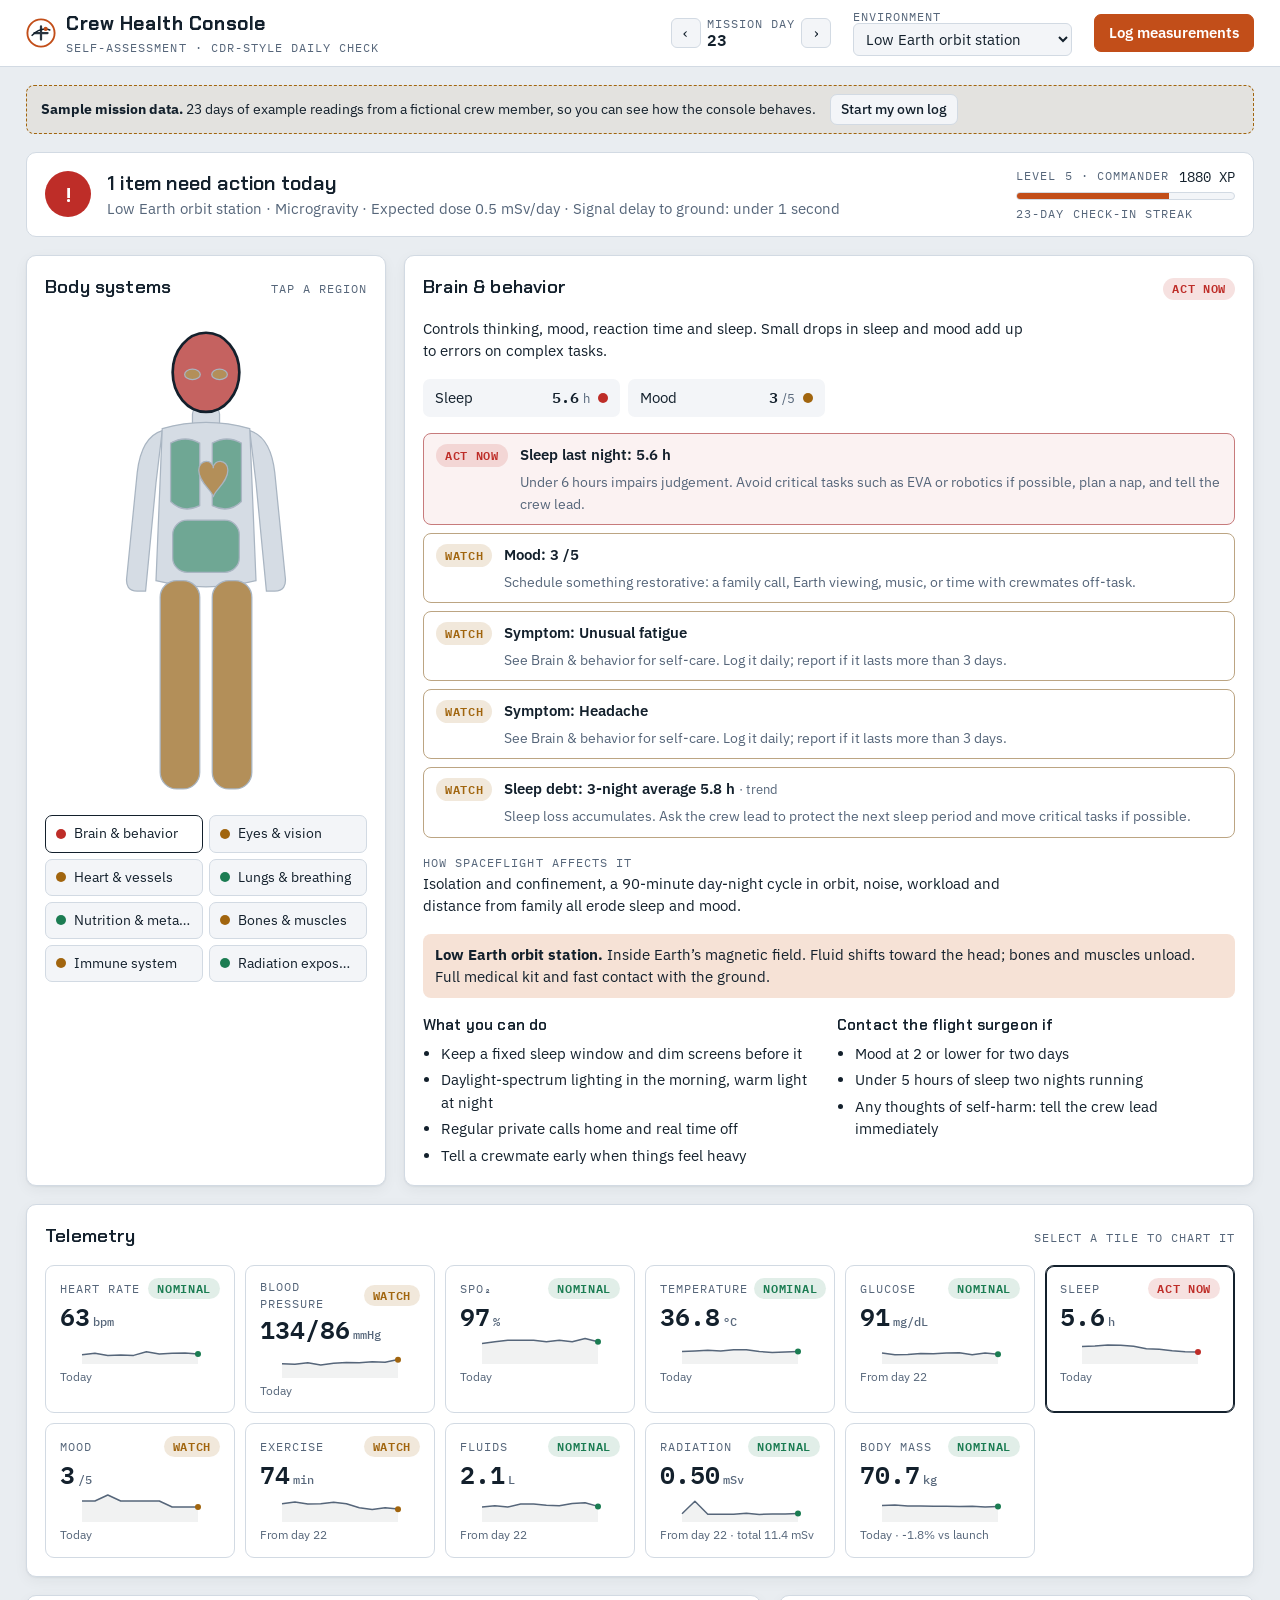
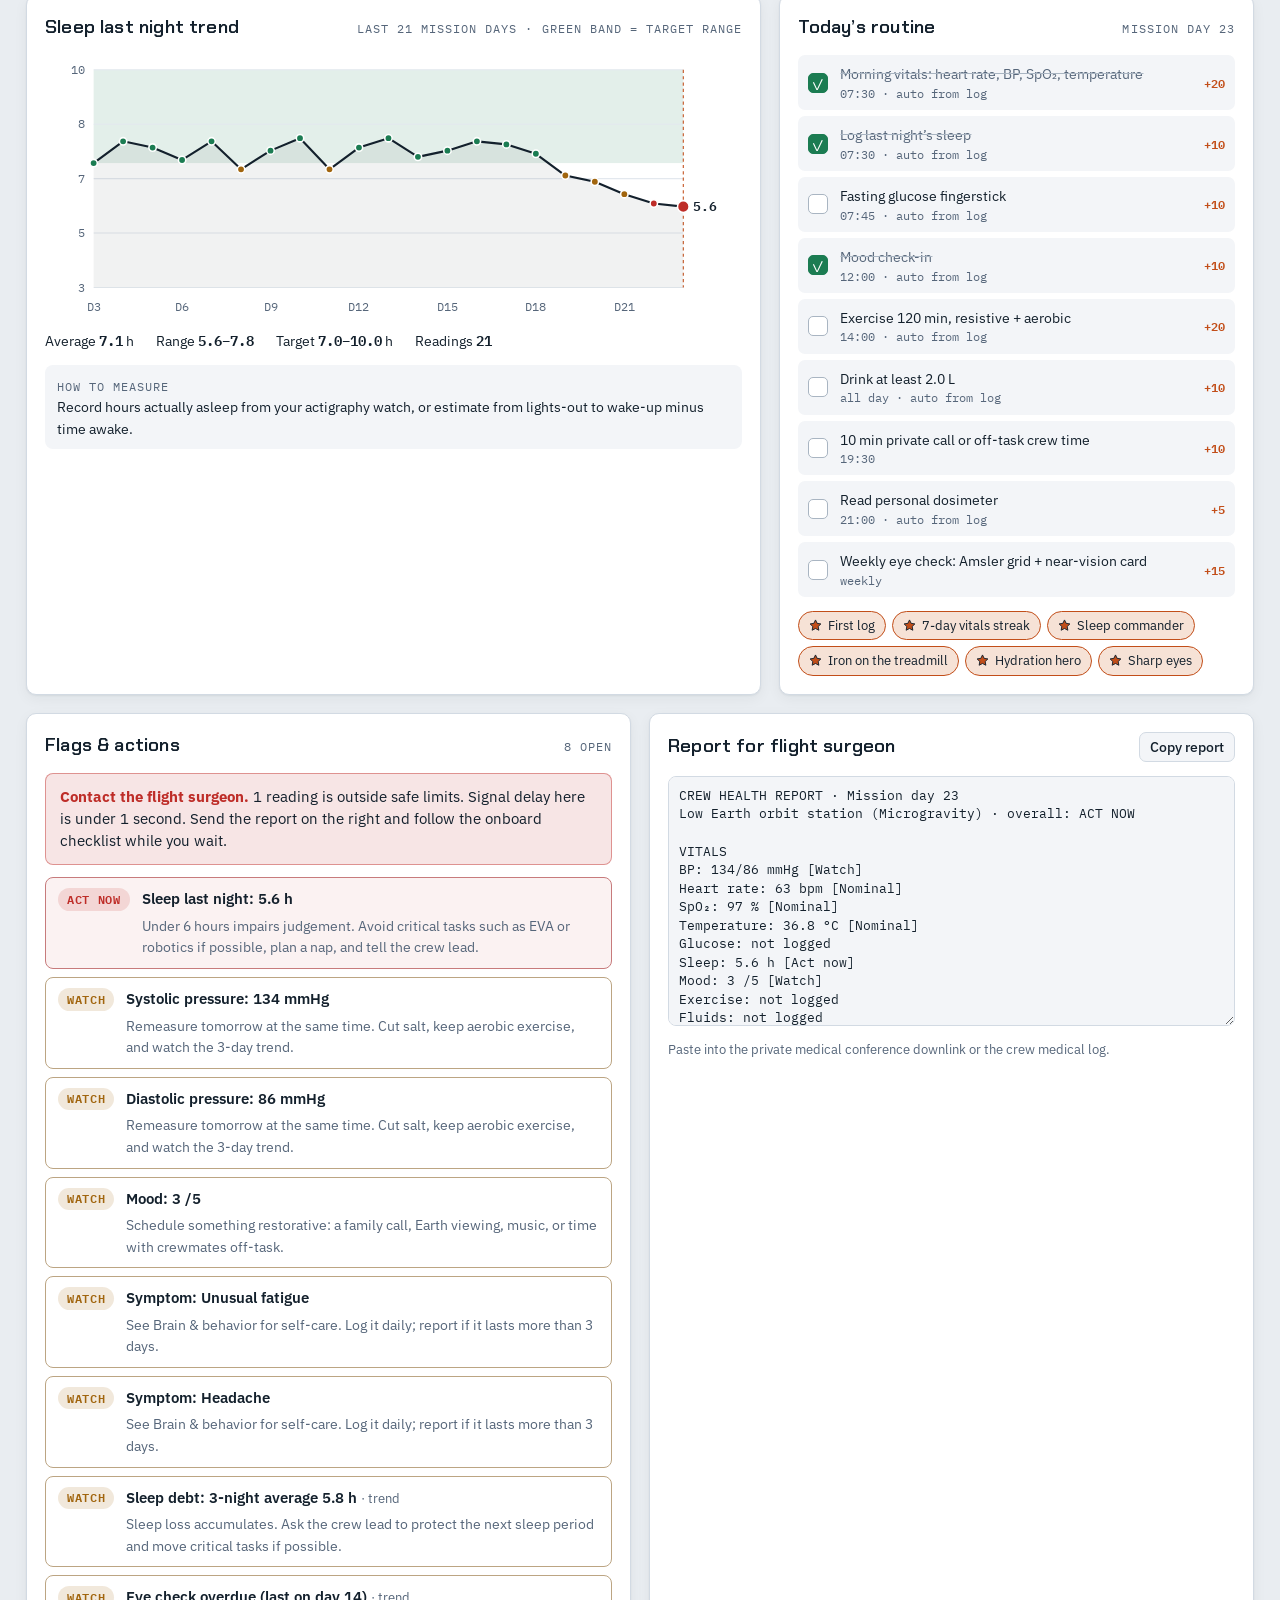
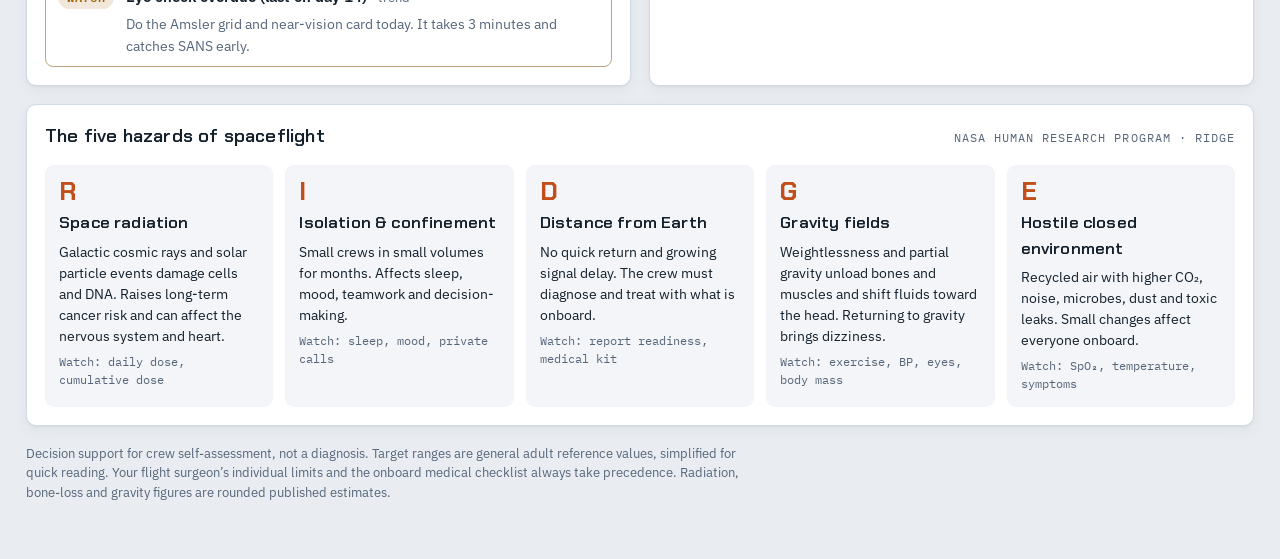
<file: index.html>
<!doctype html>
<html lang="en">
<head>
<meta charset="utf-8">
<meta name="viewport" content="width=device-width, initial-scale=1, viewport-fit=cover">
<style>:root{padding-top:env(safe-area-inset-top,0px);padding-bottom:env(safe-area-inset-bottom,0px)}body{margin:0}img{max-width:100%}[hidden]{display:none!important}</style>
<title>Crew Health Console</title>
<meta name="claude:viewport-fit-sides" content="cover">
<link rel="preconnect" href="https://fonts.googleapis.com">
<link rel="preconnect" href="https://fonts.gstatic.com" crossorigin>
<link rel="stylesheet" href="https://fonts.googleapis.com/css2?family=Chakra+Petch:wght@500;600;700&family=IBM+Plex+Mono:wght@400;500;600&family=IBM+Plex+Sans:wght@400;500;600&display=swap">
<style>
/* Layout: mission-control console. Sticky status strip, then body map + system brief, telemetry tiles, trend + daily routine, flags + surgeon report, hazard primer. */
:root{
  --bg:#E9EDF1; --panel:#FFFFFF; --panel-2:#F3F5F8; --ink:#13202C; --muted:#56667A; --line:#D2DAE3;
  --accent:#C24E19; --accent-ink:#FFFFFF; --accent-soft:#F6E2D6;
  --ok:#1B7C52; --caution:#A1650E; --alert:#BE2D28; --none:#8693A1;
  --figure:#D5DCE4; --figure-line:#A9B5C2; --grid:#E3E8EE; --shadow:0 1px 2px rgba(19,32,44,.06),0 4px 14px rgba(19,32,44,.05);
  --f-display:"Chakra Petch","Segoe UI",system-ui,sans-serif;
  --f-body:"IBM Plex Sans","Segoe UI",system-ui,sans-serif;
  --f-mono:"IBM Plex Mono",ui-monospace,Consolas,monospace;
}
@media (prefers-color-scheme: dark){ :root:not([data-theme="light"]){
  --bg:#0C1218; --panel:#131B23; --panel-2:#18222D; --ink:#E3E9EF; --muted:#94A3B3; --line:#283542;
  --accent:#EE7A3F; --accent-ink:#1A0C04; --accent-soft:#3A2418;
  --ok:#3DBD84; --caution:#E2A642; --alert:#F2635C; --none:#6F7D8B;
  --figure:#253241; --figure-line:#3A4B5D; --grid:#1F2A36; --shadow:none; color-scheme:dark }}
:root[data-theme="dark"]{
  --bg:#0C1218; --panel:#131B23; --panel-2:#18222D; --ink:#E3E9EF; --muted:#94A3B3; --line:#283542;
  --accent:#EE7A3F; --accent-ink:#1A0C04; --accent-soft:#3A2418;
  --ok:#3DBD84; --caution:#E2A642; --alert:#F2635C; --none:#6F7D8B;
  --figure:#253241; --figure-line:#3A4B5D; --grid:#1F2A36; --shadow:none; color-scheme:dark }

*{box-sizing:border-box}
body{background:var(--bg);color:var(--ink);font-family:var(--f-body);font-size:15px;line-height:1.5}
body::before{content:"";position:fixed;inset:0 0 auto;height:env(safe-area-inset-top,0px);z-index:30;background:var(--panel)}
h1,h2,h3{font-family:var(--f-display);font-weight:600;margin:0;text-wrap:balance;letter-spacing:.01em}
h2{font-size:1.15rem}
h3{font-size:1.05rem}
p{margin:0}
button{font:inherit;color:inherit}
:focus-visible{outline:2px solid var(--accent);outline-offset:2px}
.mono{font-family:var(--f-mono);font-variant-numeric:tabular-nums}
.eyebrow{font-family:var(--f-mono);font-size:.72rem;letter-spacing:.09em;text-transform:uppercase;color:var(--muted)}
.muted{color:var(--muted)}
.gutter{padding-left:max(16px,env(safe-area-inset-left,0px));padding-right:max(16px,env(safe-area-inset-right,0px))}
.wrap{max-width:1260px;margin:0 auto}

/* top strip */
.top{position:sticky;top:env(safe-area-inset-top,0px);z-index:20;background:var(--panel);border-bottom:1px solid var(--line)}
.top .wrap{display:flex;flex-wrap:wrap;align-items:center;gap:10px 22px;padding-block:10px}
.brand{display:flex;align-items:center;gap:10px;margin-right:auto}
.brand h1{font-size:1.2rem;font-weight:700;letter-spacing:.03em}
.patch{width:30px;height:30px;flex:none}
.daynav{display:flex;align-items:center;gap:6px}
.iconbtn{border:1px solid var(--line);background:var(--panel-2);border-radius:6px;width:30px;height:30px;cursor:pointer;display:grid;place-items:center}
.iconbtn:hover{border-color:var(--accent)}
.iconbtn:disabled{opacity:.4;cursor:default}
.met{display:flex;flex-direction:column;line-height:1.15}
.met b{font-family:var(--f-mono);font-weight:600;font-size:1rem}
select{font:inherit;color:var(--ink);background:var(--panel-2);border:1px solid var(--line);border-radius:6px;padding:5px 8px;max-width:100%}
.btn{border:1px solid var(--line);background:var(--panel-2);border-radius:7px;padding:7px 14px;cursor:pointer;font-weight:500}
.btn:hover{border-color:var(--accent)}
.btn.primary{background:var(--accent);border-color:var(--accent);color:var(--accent-ink);font-weight:600}
.btn.primary:hover{filter:brightness(1.07)}
.btn.small{padding:4px 10px;font-size:.85rem}

main .wrap{display:flex;flex-direction:column;gap:18px;padding-block:18px 56px}

/* status banner */
.banner{display:grid;grid-template-columns:auto minmax(0,1fr) auto;gap:16px;align-items:center;padding:14px 18px;border-radius:10px;border:1px solid var(--line);background:var(--panel)}
.banner .light{width:46px;height:46px;border-radius:50%;display:grid;place-items:center;font-family:var(--f-display);font-weight:700;font-size:1.3rem;color:var(--panel)}
.banner .light.ok{background:var(--ok)} .banner .light.caution{background:var(--caution)} .banner .light.alert{background:var(--alert)} .banner .light.none{background:var(--none)}
.banner h2{font-size:1.25rem}
.banner .sub{color:var(--muted);font-size:.92rem}
.xp{min-width:200px}
.xpbar{height:8px;border-radius:4px;background:var(--panel-2);border:1px solid var(--line);overflow:hidden;margin-top:5px}
.xpbar i{display:block;height:100%;background:var(--accent)}
@media (max-width:700px){.banner{grid-template-columns:auto minmax(0,1fr)}.xp{grid-column:1/-1;min-width:0}}

.sample{display:flex;flex-wrap:wrap;gap:8px 14px;align-items:center;font-size:.88rem;padding:8px 14px;border:1px dashed var(--caution);border-radius:8px;color:var(--ink);background:color-mix(in srgb,var(--caution) 8%,transparent)}

.panel{background:var(--panel);border:1px solid var(--line);border-radius:10px;padding:18px;box-shadow:var(--shadow);min-width:0}
.panel-head{display:flex;align-items:baseline;justify-content:space-between;gap:12px;flex-wrap:wrap;margin-bottom:14px}

.g-body{display:grid;grid-template-columns:minmax(0,360px) minmax(0,1fr);gap:18px}
.g-trend{display:grid;grid-template-columns:minmax(0,1.55fr) minmax(0,1fr);gap:18px}
.g-flags{display:grid;grid-template-columns:minmax(0,1fr) minmax(0,1fr);gap:18px}
@media (max-width:900px){.g-body,.g-trend,.g-flags{grid-template-columns:1fr}}

/* body map */
.bodymap{display:flex;flex-direction:column;align-items:center;gap:12px}
.figure{width:100%;max-width:250px;height:auto}
.figure .base{fill:var(--figure);stroke:var(--figure-line);stroke-width:1.2}
.region{cursor:pointer;stroke:var(--figure-line);stroke-width:1.2;transition:fill .2s}
.region.ok{fill:color-mix(in srgb,var(--ok) 55%,var(--figure))}
.region.caution{fill:color-mix(in srgb,var(--caution) 65%,var(--figure))}
.region.alert{fill:color-mix(in srgb,var(--alert) 70%,var(--figure))}
.region.none{fill:color-mix(in srgb,var(--none) 35%,var(--figure))}
.region:hover{filter:brightness(1.1)}
.region.sel{stroke:var(--ink);stroke-width:2.6}
.region:focus{outline:none}
.region:focus-visible{stroke:var(--accent);stroke-width:3}
.region.alert.pulse{animation:pulse 1.6s ease-in-out infinite}
@keyframes pulse{50%{opacity:.6}}
@media (prefers-reduced-motion:reduce){.region.alert.pulse{animation:none}}
.syslist{display:grid;grid-template-columns:1fr 1fr;gap:6px;width:100%}
.sysbtn{display:flex;align-items:center;gap:8px;text-align:left;padding:7px 10px;border:1px solid var(--line);border-radius:7px;background:var(--panel-2);cursor:pointer;font-size:.88rem;min-width:0}
.sysbtn span:last-child{overflow:hidden;text-overflow:ellipsis;white-space:nowrap}
.sysbtn:hover{border-color:var(--accent)}
.sysbtn.sel{border-color:var(--ink);background:var(--panel)}
.dot{width:10px;height:10px;border-radius:50%;flex:none;background:var(--none)}
.dot.ok{background:var(--ok)} .dot.caution{background:var(--caution)} .dot.alert{background:var(--alert)}

.pill{display:inline-flex;align-items:center;gap:6px;font-family:var(--f-mono);font-size:.72rem;font-weight:600;letter-spacing:.06em;text-transform:uppercase;padding:2px 9px;border-radius:999px;white-space:nowrap;color:var(--none);background:color-mix(in srgb,var(--none) 14%,transparent)}
.pill.ok{color:var(--ok);background:color-mix(in srgb,var(--ok) 13%,transparent)}
.pill.caution{color:var(--caution);background:color-mix(in srgb,var(--caution) 15%,transparent)}
.pill.alert{color:var(--alert);background:color-mix(in srgb,var(--alert) 14%,transparent)}

/* detail */
.detail{display:flex;flex-direction:column;gap:16px}
.detail .lede{max-width:68ch}
.readings{display:grid;grid-template-columns:repeat(auto-fill,minmax(180px,1fr));gap:8px}
.reading{display:flex;justify-content:space-between;align-items:center;gap:8px;padding:8px 12px;background:var(--panel-2);border-radius:7px}
.reading .v{font-family:var(--f-mono);font-weight:600}
.cols2{display:grid;grid-template-columns:1fr 1fr;gap:16px}
@media (max-width:640px){.cols2{grid-template-columns:1fr}}
.list{margin:6px 0 0;padding-left:18px;display:flex;flex-direction:column;gap:4px}
.envnote{padding:10px 12px;border-radius:8px;background:var(--accent-soft);font-size:.92rem}
.callbox h3,.selfcare h3{font-size:.95rem}

/* tiles */
.tiles{display:grid;grid-template-columns:repeat(auto-fill,minmax(178px,1fr));gap:10px}
.tile{all:unset;box-sizing:border-box;display:flex;flex-direction:column;gap:4px;padding:12px 14px;border:1px solid var(--line);border-radius:9px;background:var(--panel);cursor:pointer;min-width:0}
.tile:hover{border-color:var(--accent)}
.tile:focus-visible{outline:2px solid var(--accent);outline-offset:2px}
.tile.sel{border-color:var(--ink);box-shadow:inset 0 0 0 1px var(--ink)}
.tile .row{display:flex;justify-content:space-between;align-items:center;gap:6px}
.tile .val{font-family:var(--f-mono);font-size:1.55rem;font-weight:600;line-height:1.1;font-variant-numeric:tabular-nums}
.tile .val small{font-size:.75rem;font-weight:500;color:var(--muted);margin-left:3px}
.tile .meta{font-size:.76rem;color:var(--muted);min-height:1.2em}
.spark{width:100%;height:30px}

/* chart */
.chart{width:100%;height:auto;display:block}
.chart text{fill:var(--muted);font-family:var(--f-mono);font-size:11px}
.chart .gl{stroke:var(--grid);stroke-width:1}
.chart .band{fill:color-mix(in srgb,var(--ok) 12%,transparent)}
.chart .band2{fill:color-mix(in srgb,var(--ok) 7%,transparent)}
.chart .ln{fill:none;stroke:var(--ink);stroke-width:2;stroke-linejoin:round;stroke-linecap:round}
.chart .ln.s2{stroke:var(--muted);stroke-dasharray:5 4}
.chart .area{fill:color-mix(in srgb,var(--ink) 6%,transparent)}
.chart .pt{stroke:var(--panel);stroke-width:1.5}
.chart .pt.ok{fill:var(--ok)} .chart .pt.caution{fill:var(--caution)} .chart .pt.alert{fill:var(--alert)} .chart .pt.none{fill:var(--none)}
.chart .lbl{fill:var(--ink);font-weight:600;font-size:12px}
.chart .today{stroke:var(--accent);stroke-width:1;stroke-dasharray:3 3}
.stats{display:flex;flex-wrap:wrap;gap:8px 22px;margin-top:10px;font-size:.88rem}
.stats b{font-family:var(--f-mono);font-weight:600}
.howto{margin-top:12px;padding:10px 12px;background:var(--panel-2);border-radius:8px;font-size:.9rem}

/* routine */
.tasks{display:flex;flex-direction:column;gap:6px}
.task{display:grid;grid-template-columns:22px minmax(0,1fr) auto;gap:10px;align-items:center;padding:8px 10px;border-radius:7px;background:var(--panel-2)}
.task .chk{width:20px;height:20px;border-radius:5px;border:1.5px solid var(--figure-line);display:grid;place-items:center;background:var(--panel)}
.task.done .chk{background:var(--ok);border-color:var(--ok);color:var(--panel)}
.task.done .t{color:var(--muted);text-decoration:line-through;text-decoration-color:var(--figure-line)}
.task .t{font-size:.9rem}
.task .time{font-family:var(--f-mono);font-size:.72rem;color:var(--muted)}
.task .xpv{font-family:var(--f-mono);font-size:.75rem;color:var(--accent);font-weight:600}
.task button.chk{cursor:pointer;padding:0}
.badges{display:flex;flex-wrap:wrap;gap:6px;margin-top:14px}
.badge{display:inline-flex;align-items:center;gap:6px;padding:4px 10px;border-radius:999px;border:1px solid var(--line);font-size:.8rem;color:var(--muted)}
.badge.got{border-color:var(--accent);color:var(--ink);background:var(--accent-soft)}
.badge svg{width:13px;height:13px}

/* flags */
.flags{display:flex;flex-direction:column;gap:8px}
.flag{display:grid;grid-template-columns:auto minmax(0,1fr);gap:4px 12px;padding:10px 12px;border-radius:8px;border:1px solid var(--line)}
.flag.alert{border-color:color-mix(in srgb,var(--alert) 55%,var(--line));background:color-mix(in srgb,var(--alert) 6%,transparent)}
.flag.caution{border-color:color-mix(in srgb,var(--caution) 45%,var(--line))}
.flag .what{font-weight:600}
.flag .act{grid-column:2;font-size:.9rem;color:var(--muted)}
.empty{padding:18px;text-align:center;color:var(--muted);border:1px dashed var(--line);border-radius:8px}
.escalate{padding:12px 14px;border-radius:8px;background:color-mix(in srgb,var(--alert) 12%,transparent);border:1px solid color-mix(in srgb,var(--alert) 45%,transparent);margin-bottom:12px;font-size:.92rem}
.escalate b{color:var(--alert)}
textarea.report{width:100%;min-height:250px;resize:vertical;font-family:var(--f-mono);font-size:.8rem;line-height:1.45;color:var(--ink);background:var(--panel-2);border:1px solid var(--line);border-radius:8px;padding:10px}

/* hazards */
.hazards{display:grid;grid-template-columns:repeat(auto-fill,minmax(220px,1fr));gap:12px}
.haz{padding:14px;border-radius:9px;background:var(--panel-2);display:flex;flex-direction:column;gap:6px}
.haz .letter{font-family:var(--f-display);font-weight:700;font-size:1.6rem;color:var(--accent);line-height:1}
.haz p{font-size:.88rem}
.haz .watch{font-family:var(--f-mono);font-size:.74rem;color:var(--muted)}
.disclaimer{font-size:.82rem;color:var(--muted);max-width:90ch}

/* dialog */
dialog{border:1px solid var(--line);border-radius:12px;padding:0;background:var(--panel);color:var(--ink);width:min(760px,calc(100vw - 32px));max-height:calc(100vh - 40px)}
dialog::backdrop{background:rgba(8,14,20,.55)}
.dlg-head{position:sticky;top:0;background:var(--panel);padding:16px 20px;border-bottom:1px solid var(--line);display:flex;justify-content:space-between;align-items:center;gap:12px;z-index:1}
.dlg-body{padding:16px 20px;display:flex;flex-direction:column;gap:18px}
.dlg-foot{position:sticky;bottom:0;background:var(--panel);padding:12px 20px;border-top:1px solid var(--line);display:flex;justify-content:flex-end;gap:10px}
fieldset{border:none;margin:0;padding:0;display:flex;flex-direction:column;gap:10px}
legend{font-family:var(--f-display);font-weight:600;font-size:1rem;padding:0;margin-bottom:8px}
.fields{display:grid;grid-template-columns:repeat(auto-fill,minmax(200px,1fr));gap:12px}
.field{display:flex;flex-direction:column;gap:4px;min-width:0}
.field label{font-size:.85rem;font-weight:500}
.field input[type=number],.field textarea{font:inherit;font-family:var(--f-mono);color:var(--ink);background:var(--panel-2);border:1px solid var(--line);border-radius:6px;padding:7px 9px;width:100%}
.field textarea{font-family:var(--f-body);min-height:60px}
.field .hint{font-size:.76rem;color:var(--muted)}
.field details{font-size:.78rem;color:var(--muted)}
.field summary{cursor:pointer;color:var(--accent)}
.moods{display:flex;gap:6px;flex-wrap:wrap}
.moods label{display:flex;flex-direction:column;align-items:center;gap:2px;padding:6px 8px;border:1px solid var(--line);border-radius:7px;cursor:pointer;font-size:.72rem;min-width:52px}
.moods input{position:absolute;opacity:0;pointer-events:none}
.moods label:has(input:checked){border-color:var(--accent);background:var(--accent-soft)}
.moods label:has(input:focus-visible){outline:2px solid var(--accent)}
.moods .n{font-family:var(--f-mono);font-weight:600;font-size:1rem}
.symgrid{display:grid;grid-template-columns:repeat(auto-fill,minmax(210px,1fr));gap:6px}
.symgrid label{display:flex;gap:8px;align-items:center;font-size:.88rem;padding:6px 8px;border-radius:6px;background:var(--panel-2)}
.symgrid label.flagged{box-shadow:inset 3px 0 0 var(--alert)}

.toast{position:fixed;left:50%;transform:translateX(-50%);bottom:calc(20px + env(safe-area-inset-bottom,0px));background:var(--ink);color:var(--panel);padding:10px 18px;border-radius:8px;font-weight:500;z-index:50;max-width:calc(100vw - 32px)}
</style>
</head>
<body>

<header class="top">
  <div class="wrap gutter">
    <div class="brand">
      <svg class="patch" viewBox="0 0 32 32" aria-hidden="true"><circle cx="16" cy="16" r="14.5" fill="none" stroke="var(--accent)" stroke-width="2"/><path d="M6 19 Q16 9 26 13" fill="none" stroke="var(--ink)" stroke-width="1.6"/><circle cx="21" cy="11.6" r="2.2" fill="var(--accent)"/><path d="M16 9v14M9 16h14" stroke="var(--ink)" stroke-width="2.4" stroke-linecap="round" transform="rotate(0)" opacity=".9"/></svg>
      <div>
        <h1>Crew Health Console</h1>
        <div class="eyebrow">Self-assessment · CDR-style daily check</div>
      </div>
    </div>
    <div class="daynav" aria-label="Mission day">
      <button class="iconbtn" id="prevDay" aria-label="Previous mission day">‹</button>
      <div class="met"><span class="eyebrow">Mission day</span><b id="dayLabel">—</b></div>
      <button class="iconbtn" id="nextDay" aria-label="Next mission day">›</button>
    </div>
    <div class="met">
      <label class="eyebrow" for="envSel">Environment</label>
      <select id="envSel"></select>
    </div>
    <button class="btn primary" id="openLog">Log measurements</button>
  </div>
</header>

<main>
  <div class="wrap gutter">
    <div class="sample" id="sampleNote" hidden>
      <span><b>Sample mission data.</b> 23 days of example readings from a fictional crew member, so you can see how the console behaves.</span>
      <button class="btn small" id="clearSample">Start my own log</button>
    </div>

    <section class="banner" aria-live="polite">
      <div class="light" id="bLight">–</div>
      <div style="min-width:0">
        <h2 id="bTitle">—</h2>
        <p class="sub" id="bSub"></p>
      </div>
      <div class="xp">
        <div style="display:flex;justify-content:space-between;gap:10px"><span class="eyebrow" id="lvlName">Level</span><span class="mono" id="xpVal" style="font-size:.85rem"></span></div>
        <div class="xpbar"><i id="xpBar" style="width:0"></i></div>
        <div class="eyebrow" style="margin-top:5px" id="streak"></div>
      </div>
    </section>

    <section class="g-body">
      <div class="panel bodymap">
        <div class="panel-head" style="width:100%;margin-bottom:0"><h2>Body systems</h2><span class="eyebrow">Tap a region</span></div>
        <svg class="figure" viewBox="0 0 240 470" role="group" aria-label="Body map">
          <g class="base">
            <path d="M78 112 Q58 118 54 152 L44 252 Q42 266 54 266 L62 266 L72 162 Z"/>
            <path d="M162 112 Q182 118 186 152 L196 252 Q198 266 186 266 L178 266 L168 162 Z"/>
            <rect x="107" y="90" width="26" height="24" rx="6"/>
            <path d="M78 110 Q120 98 162 110 L168 256 Q120 268 72 256 Z"/>
          </g>
          <ellipse class="region" data-sys="neuro" cx="120" cy="56" rx="32" ry="38"/>
          <g class="region" data-sys="eyes"><ellipse cx="107" cy="58" rx="7.5" ry="5"/><ellipse cx="133" cy="58" rx="7.5" ry="5"/></g>
          <g class="region" data-sys="lungs"><path d="M86 124 Q100 116 114 124 L114 184 Q98 192 86 180 Z"/><path d="M154 124 Q140 116 126 124 L126 184 Q142 192 154 180 Z"/></g>
          <path class="region" data-sys="cardio" d="M127 148 C127 139 141 139 141 150 C141 162 127 170 127 176 C127 170 113 162 113 150 C113 139 127 139 127 148 Z"/>
          <rect class="region" data-sys="meta" x="88" y="198" width="64" height="50" rx="14"/>
          <g class="region" data-sys="musc"><rect x="76" y="256" width="38" height="200" rx="16"/><rect x="126" y="256" width="38" height="200" rx="16"/></g>
        </svg>
        <div class="syslist" id="sysList"></div>
      </div>
      <div class="panel detail" id="detail" aria-live="polite"></div>
    </section>

    <section class="panel">
      <div class="panel-head"><h2>Telemetry</h2><span class="eyebrow" id="teleNote">Select a tile to chart it</span></div>
      <div class="tiles" id="tiles"></div>
    </section>

    <section class="g-trend">
      <div class="panel">
        <div class="panel-head"><h2 id="chartTitle">Trend</h2><span class="eyebrow">Last 21 mission days · green band = target range</span></div>
        <div style="overflow-x:auto"><svg class="chart" id="chart" viewBox="0 0 660 250" role="img" aria-label="Trend chart"></svg></div>
        <div class="stats" id="chartStats"></div>
        <div class="howto" id="chartHow"></div>
      </div>
      <div class="panel">
        <div class="panel-head"><h2>Today’s routine</h2><span class="eyebrow" id="routineDay"></span></div>
        <div class="tasks" id="tasks"></div>
        <div class="badges" id="badges"></div>
      </div>
    </section>

    <section class="g-flags">
      <div class="panel">
        <div class="panel-head"><h2>Flags &amp; actions</h2><span class="eyebrow" id="flagCount"></span></div>
        <div id="escalate"></div>
        <div class="flags" id="flags"></div>
      </div>
      <div class="panel">
        <div class="panel-head"><h2>Report for flight surgeon</h2><button class="btn small" id="copyReport">Copy report</button></div>
        <textarea class="report" id="report" readonly aria-label="Health report text"></textarea>
        <p class="muted" style="font-size:.82rem;margin-top:8px">Paste into the private medical conference downlink or the crew medical log.</p>
      </div>
    </section>

    <section class="panel">
      <div class="panel-head"><h2>The five hazards of spaceflight</h2><span class="eyebrow">NASA Human Research Program · RIDGE</span></div>
      <div class="hazards" id="hazards"></div>
    </section>

    <p class="disclaimer">Decision support for crew self-assessment, not a diagnosis. Target ranges are general adult reference values, simplified for quick reading. Your flight surgeon’s individual limits and the onboard medical checklist always take precedence. Radiation, bone-loss and gravity figures are rounded published estimates.</p>
  </div>
</main>

<dialog id="logDlg" aria-labelledby="logTitle">
  <form id="logForm" method="dialog">
    <div class="dlg-head"><h2 id="logTitle">Log measurements</h2><button type="button" class="iconbtn" id="closeLog" aria-label="Close">✕</button></div>
    <div class="dlg-body" id="logBody"></div>
    <div class="dlg-foot"><button type="button" class="btn" id="cancelLog">Cancel</button><button type="submit" class="btn primary">Save to log</button></div>
  </form>
</dialog>
<div class="toast" id="toast" hidden></div>

<script>
(function(){
"use strict";
const $ = id => document.getElementById(id);
const RANK = {none:0, ok:1, caution:2, alert:3};
const WORD = {ok:'Nominal', caution:'Watch', alert:'Act now', none:'No data'};
const worst = arr => arr.reduce((a,b)=> RANK[b]>RANK[a]?b:a, 'none');
const CAREER_LIMIT = 600; // mSv, NASA career effective dose limit
const fmt = (v,d=0) => v==null||isNaN(v) ? '—' : Number(v).toFixed(d);

const ENVS = {
  station:{name:'Low Earth orbit station', g:0, gLabel:'Microgravity', dose:0.5, delay:'under 1 second', far:false, bone:1.2,
    note:'Inside Earth’s magnetic field. Fluid shifts toward the head; bones and muscles unload. Full medical kit and fast contact with the ground.'},
  transit:{name:'Deep-space transit vehicle', g:0, gLabel:'Microgravity', dose:1.8, delay:'seconds to 20+ minutes', far:true, bone:1.2,
    note:'Outside the magnetic field, so galactic cosmic rays dominate dose. Know your storm-shelter location for solar particle events.'},
  lunar:{name:'Lunar surface base', g:0.17, gLabel:'0.17 g', dose:1.37, delay:'about 1.3 seconds', far:false, bone:0.9,
    note:'Partial gravity and regolith dust that irritates eyes and lungs. Surface dose measured by Chang’e 4 is about 1.4 mSv/day.'},
  rover:{name:'Pressurized rover sortie', g:0.17, gLabel:'0.17 g', dose:1.6, delay:'about 1.3 s, relay dependent', far:false, bone:0.9,
    note:'Thin shielding, tight quarters and limited supplies. Keep sorties within water and sleep plans; return to base if a flag goes red.'},
  mars:{name:'Mars surface base', g:0.38, gLabel:'0.38 g', dose:0.64, delay:'4 to 24 minutes one way', far:true, bone:0.7,
    note:'Surface dose measured by Curiosity’s RAD is about 0.64 mSv/day. Ground replies take up to 48 minutes, so the crew acts first.'}
};

const IND = {
  hr:{label:'Resting heart rate', short:'Heart rate', unit:'bpm', ok:[50,100], cau:[40,120], dec:0, chart:[35,130], sys:'cardio', step:1,
    how:'Rest 5 minutes, seated and restrained. Read the chest strap, or count your pulse for 30 seconds and double it. Same time each morning.',
    act:{caution:'Recheck after 10 minutes of quiet rest. Note caffeine, exercise or stress in the last hour.', alert:'Stop strenuous work and recheck in 5 minutes. If it stays out of range or you feel chest pain, dizziness or palpitations, contact the flight surgeon.'}},
  sys:{label:'Systolic pressure', short:'Systolic', unit:'mmHg', ok:[90,129], cau:[85,139], dec:0, chart:[70,170], sys:'cardio', step:1},
  dia:{label:'Diastolic pressure', short:'Diastolic', unit:'mmHg', ok:[60,84], cau:[55,89], dec:0, chart:[40,110], sys:'cardio', step:1},
  spo2:{label:'Blood oxygen (SpO₂)', short:'SpO₂', unit:'%', ok:[95,100], cau:[92,100], dec:0, chart:[85,100], sys:'lungs', step:1,
    how:'Clip the pulse oximeter on a warm finger, stay still for 30 seconds and record the steady reading. Remove nail coatings.',
    act:{caution:'Recheck on another finger. Check cabin CO₂ and O₂ readouts; rest and breathe slowly.', alert:'Below 92% is significant. Go on supplemental oxygen per the medical checklist, check cabin atmosphere, and contact the flight surgeon.'}},
  temp:{label:'Body temperature', short:'Temperature', unit:'°C', ok:[36.1,37.5], cau:[35.5,38.0], dec:1, chart:[35,39.5], sys:'immune', step:0.1,
    how:'Use the oral or ear thermometer before eating or exercising. Core temperature in microgravity tends to run slightly higher than on Earth.',
    act:{caution:'Recheck in an hour. Drink fluids and note any symptoms such as sore throat or chills.', alert:'Possible infection. Isolate where practical, hydrate, log symptoms, and contact the flight surgeon about antipyretics.'}},
  glu:{label:'Blood glucose', short:'Glucose', unit:'mg/dL', ok:[70,140], cau:[60,180], dec:0, chart:[40,220], sys:'meta', step:1,
    how:'Fingerstick with the glucometer, ideally fasting before breakfast. Wipe the first drop; capillary blood beads up in microgravity.',
    act:{caution:'Recheck before your next meal. Review recent meals; spaceflight can reduce insulin sensitivity.', alert:'Below 60: take 15 g fast sugar and recheck in 15 minutes. Above 180: hydrate, recheck in 2 hours, and report to the flight surgeon.'}},
  sleep:{label:'Sleep last night', short:'Sleep', unit:'h', ok:[7,10], cau:[6,12], dec:1, chart:[3,10], sys:'neuro', step:0.1,
    how:'Record hours actually asleep from your actigraphy watch, or estimate from lights-out to wake-up minus time awake.',
    act:{caution:'Protect tonight’s sleep period: dim blue light 2 hours before, use earplugs and eye mask, avoid late caffeine.', alert:'Under 6 hours impairs judgement. Avoid critical tasks such as EVA or robotics if possible, plan a nap, and tell the crew lead.'}},
  mood:{label:'Mood', short:'Mood', unit:'/5', ok:[4,5], cau:[3,5], dec:0, chart:[1,5], sys:'neuro', step:1,
    how:'Rate how you have felt over the last 24 hours, from 1 (very low) to 5 (very good). Be honest; nobody else sees this unless you send it.',
    act:{caution:'Schedule something restorative: a family call, Earth viewing, music, or time with crewmates off-task.', alert:'Low mood is common on long missions and treatable. Talk to a crewmate today and book a private psychological conference.'}},
  ex:{label:'Exercise', short:'Exercise', unit:'min', ok:[120,600], cau:[60,600], dec:0, chart:[0,180], sys:'musc', step:5,
    how:'Total minutes of resistive (ARED-type) and aerobic (treadmill, cycle) exercise today. About 2 hours a day protects bone and muscle.',
    act:{caution:'Add a resistive session focused on hips, spine and legs, the bones that lose density fastest.', alert:'Less than an hour gives little protection to bone or muscle. Rework tomorrow’s schedule with the crew lead.'}},
  fluid:{label:'Fluid intake', short:'Fluids', unit:'L', ok:[2,4.5], cau:[1.5,5], dec:1, chart:[0,4], sys:'meta', step:0.1,
    how:'Total drinks plus rehydrated food water. Thirst is weaker in microgravity, so track it rather than relying on feel.',
    act:{caution:'Drink an extra 0.5 L before sleep period. Dehydration raises kidney-stone risk from bone calcium loss.', alert:'Drink steadily over the next hours and check urine colour. Report if you have flank pain.'}},
  dose:{label:'Radiation (daily)', short:'Radiation', unit:'mSv', dec:2, sys:'rad', step:0.01,
    how:'Read your personal dosimeter at the end of the day and enter the daily dose. Compare against the habitat’s area monitor.',
    act:{caution:'Higher than this habitat’s normal rate. Check space weather alerts and the area monitor; move sleep to the best-shielded area.', alert:'Possible solar particle event. Go to the storm shelter now and follow the radiation contingency procedure.'}},
  mass:{label:'Body mass', short:'Body mass', unit:'kg', dec:1, sys:'meta', step:0.1,
    how:'Use the mass-measurement device (spring-oscillation, since scales don’t work in microgravity), after waking and voiding.',
    act:{caution:'More than 3% loss since launch. Increase calories and protein; check you are finishing meals.', alert:'More than 5% loss. Report to the flight surgeon and review the nutrition plan.'}}
};

const SYMPTOMS = [
  {id:'headache',label:'Headache',sys:['neuro','eyes']},
  {id:'vision',label:'Blurred or changed vision',sys:['eyes'],flag:true},
  {id:'chest',label:'Chest pain or pressure',sys:['cardio'],flag:true},
  {id:'breath',label:'Shortness of breath',sys:['lungs'],flag:true},
  {id:'dizzy',label:'Dizziness or light-headedness',sys:['cardio']},
  {id:'nausea',label:'Nausea or motion sickness',sys:['meta']},
  {id:'back',label:'Back pain',sys:['musc']},
  {id:'congestion',label:'Stuffy head or nose',sys:['lungs','immune']},
  {id:'rash',label:'Skin rash or irritation',sys:['immune']},
  {id:'sore',label:'Cold sore or sore throat',sys:['immune']},
  {id:'fatigue',label:'Unusual fatigue',sys:['neuro','immune']},
  {id:'low',label:'Feeling low, anxious or isolated',sys:['neuro']}
];
const SYM = Object.fromEntries(SYMPTOMS.map(s=>[s.id,s]));

const SYSTEMS = {
  neuro:{name:'Brain & behavior', keys:['sleep','mood'],
    fn:'Controls thinking, mood, reaction time and sleep. Small drops in sleep and mood add up to errors on complex tasks.',
    hazard:'Isolation and confinement, a 90-minute day-night cycle in orbit, noise, workload and distance from family all erode sleep and mood.',
    self:['Keep a fixed sleep window and dim screens before it','Daylight-spectrum lighting in the morning, warm light at night','Regular private calls home and real time off','Tell a crewmate early when things feel heavy'],
    call:['Mood at 2 or lower for two days','Under 5 hours of sleep two nights running','Any thoughts of self-harm: tell the crew lead immediately']},
  eyes:{name:'Eyes & vision', keys:[],
    fn:'Vision for close work, displays and docking. The optic nerve sits in fluid that is sensitive to pressure changes.',
    hazard:'In weightlessness fluid shifts toward the head. Many long-duration crew develop optic disc swelling, flattened eyeballs and far-sighted shifts (SANS).',
    self:['Weekly Amsler grid and near-vision card check','Use the issued adjustable-focus glasses','Report headaches that come with vision changes','Protect eyes from lunar or Martian dust'],
    call:['Any new blur, distortion, wavy lines or blind spot','Headache with visual symptoms','Eye pain or redness after dust exposure']},
  cardio:{name:'Heart & vessels', keys:['hr','sys','dia'],
    fn:'Moves blood, oxygen and heat around the body. Blood pressure shows how hard it is working.',
    hazard:'Fluid shifts and reduced workload shrink blood volume and can decondition the heart. Expect light-headedness when gravity returns. Radiation may add long-term risk.',
    self:['Measure at the same time daily after 5 minutes of rest','Keep aerobic exercise in the plan','Limit salt in the menu','Hydrate before landing or high-g events'],
    call:['Chest pain or pressure','Resting heart rate under 40 or over 120','Blood pressure 140/90 or higher twice','Fainting or near-fainting']},
  lungs:{name:'Lungs & breathing', keys:['spo2'],
    fn:'Brings oxygen in and removes carbon dioxide. SpO₂ shows how well the blood is loaded with oxygen.',
    hazard:'A closed cabin runs higher CO₂ than Earth air, which causes headaches. Dust, off-gassing, fire and toxic leaks are the habitat’s main breathing risks.',
    self:['Check cabin CO₂ readouts when you get headaches','Keep ventilation clear around your sleep station','Wear a mask when handling dusty suits or regolith'],
    call:['SpO₂ under 92%','Shortness of breath at rest','Coughing after a smoke, dust or chemical event']},
  meta:{name:'Nutrition & metabolism', keys:['glu','fluid','mass'],
    fn:'Turns food and water into energy and keeps tissue repaired. Body mass and glucose show if intake matches need.',
    hazard:'Appetite drops, food fatigue and busy schedules cause weight loss. Bed-rest and flight studies show reduced insulin sensitivity.',
    self:['Finish full meals; protein supports muscle','Take vitamin D as prescribed (no sunlight)','Drink at least 2 litres a day','Weigh at the same time each week'],
    call:['More than 5% body mass lost','Glucose under 60 or over 180 mg/dL','Vomiting that stops you keeping fluids down']},
  musc:{name:'Bones & muscles', keys:['ex'],
    fn:'Holds you up and lets you work. Bone stays strong only when it carries load.',
    hazard:'Without gravity loading, hips and spine lose about 1 to 1.5% of bone density a month, and leg and back muscles shrink. The spine also lengthens and can ache.',
    self:['About 2 hours of exercise daily, mostly resistive','Load hips, spine and legs: squats, deadlifts, heel raises','Calcium and vitamin D as prescribed','Stretch the lower back after waking'],
    call:['Sudden bone or joint pain after a fall or impact','Flank pain (possible kidney stone)','Back pain with numbness or weakness in the legs']},
  immune:{name:'Immune system', keys:['temp'],
    fn:'Fights infection. Temperature and new rashes or sores are the easiest outward signs.',
    hazard:'Stress, radiation and poor sleep dampen immunity. Dormant viruses such as herpes and shingles can reactivate, and microbes build up in closed habitats.',
    self:['Wash hands before meals and after exercise','Clean shared surfaces on schedule','Sleep is an immune countermeasure','Log new rashes or cold sores early'],
    call:['Temperature over 38.0 °C','A painful band-shaped rash (shingles)','Symptoms in more than one crewmate']},
  rad:{name:'Radiation exposure', keys:['dose'],
    fn:'Whole-body dose from galactic cosmic rays and solar events. Dose adds up over a career and raises long-term cancer and other risks.',
    hazard:'Outside Earth’s magnetic field, dose rates are several times higher than on a space station. Solar particle events can deliver a large dose in hours.',
    self:['Read your dosimeter daily','Sleep in the best-shielded area','Follow space weather alerts','Know the storm-shelter procedure by heart'],
    call:['Daily dose far above this habitat’s normal rate','Nausea or vomiting after a solar event','Cumulative dose approaching your mission allocation']}
};
const BODY_SYS = ['neuro','eyes','cardio','lungs','meta','musc'];
const SYS_ORDER = ['neuro','eyes','cardio','lungs','meta','musc','immune','rad'];

const TASKS = [
  {id:'vitals', label:'Morning vitals: heart rate, BP, SpO₂, temperature', time:'07:30', xp:20, auto:e=>e.hr!=null&&e.sys!=null&&e.spo2!=null&&e.temp!=null},
  {id:'sleep', label:'Log last night’s sleep', time:'07:30', xp:10, auto:e=>e.sleep!=null},
  {id:'glu', label:'Fasting glucose fingerstick', time:'07:45', xp:10, auto:e=>e.glu!=null},
  {id:'mood', label:'Mood check-in', time:'12:00', xp:10, auto:e=>e.mood!=null},
  {id:'ex', label:'Exercise 120 min, resistive + aerobic', time:'14:00', xp:20, auto:e=>(e.ex||0)>=120},
  {id:'fluid', label:'Drink at least 2.0 L', time:'all day', xp:10, auto:e=>(e.fluid||0)>=2},
  {id:'talk', label:'10 min private call or off-task crew time', time:'19:30', xp:10, manual:true},
  {id:'dose', label:'Read personal dosimeter', time:'21:00', xp:5, auto:e=>e.dose!=null},
  {id:'amsler', label:'Weekly eye check: Amsler grid + near-vision card', time:'weekly', xp:15, manual:true, weekly:true}
];
const LEVELS = ['Candidate','Mission Specialist','Flight Engineer','Pilot','Commander','Mission Veteran'];

/* ---------- state ---------- */
let state = load() || sample();
let selSys = 'neuro', selKey = 'sleep';

function mulberry(a){return function(){a|=0;a=a+0x6D2B79F5|0;let t=Math.imul(a^a>>>15,1|a);t=t+Math.imul(t^t>>>7,61|t)^t;return((t^t>>>14)>>>0)/4294967296}}
function sample(){
  const r = mulberry(11), n = a => (r()-.5)*2*a, E=[], tasks={};
  for(let d=1; d<=23; d++){
    const late = d>=19;
    const e = {day:d,
      hr:Math.round(61+n(5)+(late?6:0)), sys:Math.round(117+n(6)+(late?9:0)), dia:Math.round(75+n(4)+(late?5:0)),
      spo2:Math.round(97.4+n(1.3)), temp:+(36.8+n(.3)).toFixed(1), glu:Math.round(92+n(10)),
      sleep:+(late? 6.6-(d-19)*.3+n(.15) : 7.3+n(.6)).toFixed(1),
      mood: late ? 4 - (d>=21?1:0) : (r()>.25?4:5),
      ex:Math.round(late? 85+n(15) : 130+n(18)), fluid:+(2.3+n(.4)).toFixed(1),
      dose:+(.48+n(.07)).toFixed(2), mass:+(72 - d*.06 + n(.15)).toFixed(1), sym:[] };
    if(d===2) e.sym=['nausea'];
    if(d===3||d===4) e.sym=['congestion','headache'];
    if(d===14){ e.dose=1.62; }
    if(d>=20) e.sym=['fatigue'];
    E.push(e);
    tasks[d] = {};
    if(d%3!==0 && d<20) tasks[d].talk=true;
    if(d===7||d===14) tasks[d].amsler=true;
  }
  const t = E[22];
  delete t.ex; delete t.fluid; delete t.dose; delete t.glu;
  Object.assign(t,{sleep:5.6, sys:134, dia:86, mood:3, sym:['fatigue','headache'], notes:'Woke twice for a pump alarm.'});
  return {env:'station', day:23, entries:E, tasks, sample:true};
}
function load(){ try{ const s = JSON.parse(localStorage.getItem('crew-health-v1')); return s && s.entries ? s : null }catch(e){ return null } }
function save(){ try{ localStorage.setItem('crew-health-v1', JSON.stringify(state)) }catch(e){} }

const env = () => ENVS[state.env];
const entry = d => state.entries.find(e=>e.day===d);
const today = () => entry(state.day) || {day:state.day, sym:[]};
const lastDay = () => Math.max(state.day, ...state.entries.map(e=>e.day), 1);
function baseMass(){ const e = state.entries.find(x=>x.mass!=null); return e ? e.mass : null }
function cumDose(upTo){ return state.entries.filter(e=>e.day<=upTo && e.dose!=null).reduce((s,e)=>s+e.dose,0) }

/* value lookup: today's, else most recent earlier day */
function latest(key){
  const f = key==='bp' ? 'sys' : key;
  for(let i=state.entries.length-1;i>=0;i--){ const e = state.entries[i]; if(e.day<=state.day && e[f]!=null) return e; }
  return null;
}
function grade(key, v){
  if(v==null || isNaN(v)) return 'none';
  if(key==='dose'){ const b=env().dose; return v<=b*1.6?'ok':v<=b*4?'caution':'alert' }
  if(key==='mass'){ const b=baseMass(); if(!b) return 'ok'; const p=(v-b)/b*100; return p>=-3&&p<=4?'ok':p>=-5&&p<=6?'caution':'alert' }
  const c = IND[key];
  if(v>=c.ok[0] && v<=c.ok[1]) return 'ok';
  if(v>=c.cau[0] && v<=c.cau[1]) return 'caution';
  return 'alert';
}
function gradeEntry(key, e){
  if(!e) return 'none';
  if(key==='bp') return e.sys==null ? 'none' : worst([grade('sys',e.sys), grade('dia',e.dia)]);
  return grade(key, e[key]);
}
function domain(key){
  if(key==='dose'){ const mx = Math.max(env().dose*4, ...state.entries.map(e=>e.dose||0))*1.1; return [0, +mx.toFixed(1)] }
  if(key==='mass'){ const b = baseMass()||70; return [Math.floor(b*.92), Math.ceil(b*1.03)] }
  return IND[key].chart;
}
function okBand(key){
  if(key==='dose') return [0, env().dose*1.6];
  if(key==='mass'){ const b=baseMass()||70; return [b*.97, b*1.04] }
  return IND[key].ok;
}

/* ---------- flags ---------- */
function computeFlags(){
  const F=[], t=today(), d=state.day;
  ['hr','sys','dia','spo2','temp','glu','sleep','mood','ex','fluid','dose','mass'].forEach(k=>{
    if(t[k]==null) return;
    const g = grade(k,t[k]); if(g==='ok') return;
    const ind = IND[k], actKey = (k==='sys'||k==='dia') ? null : k;
    const act = actKey ? ind.act[g] : (g==='alert'
      ? 'Rest 5 minutes and remeasure with the cuff at heart level. Two readings at 140/90 or above, or any reading with headache or vision change: contact the flight surgeon.'
      : 'Remeasure tomorrow at the same time. Cut salt, keep aerobic exercise, and watch the 3-day trend.');
    let val = `${fmt(t[k],ind.dec)} ${ind.unit}`;
    if(k==='mass'){ const b=baseMass(); val += ` (${fmt((t[k]-b)/b*100,1)}% vs launch)` }
    F.push({level:g, sys:ind.sys, what:`${ind.label}: ${val}`, act});
  });
  (t.sym||[]).forEach(id=>{ const s=SYM[id]; if(!s) return;
    F.push({level:s.flag?'alert':'caution', sys:s.sys[0], what:`Symptom: ${s.label}`,
      act: s.flag ? 'Red-flag symptom. Stop current task, tell a crewmate, and contact the flight surgeon now.' : `See ${SYSTEMS[s.sys[0]].name} for self-care. Log it daily; report if it lasts more than 3 days.`}) });
  const win = (k,n) => state.entries.filter(e=>e.day<=d && e.day>d-n && e[k]!=null).map(e=>e[k]);
  const avg = a => a.reduce((s,x)=>s+x,0)/a.length;
  const sl = win('sleep',3); if(sl.length>=3 && avg(sl)<6.5) F.push({level:avg(sl)<5.5?'alert':'caution', sys:'neuro', trend:true, what:`Sleep debt: 3-night average ${fmt(avg(sl),1)} h`, act:'Sleep loss accumulates. Ask the crew lead to protect the next sleep period and move critical tasks if possible.'});
  const md = win('mood',2); if(md.length>=2 && Math.max(...md)<=2) F.push({level:'alert', sys:'neuro', trend:true, what:'Low mood two days running', act:'Book a private psychological conference and talk to a trusted crewmate today.'});
  const ex = win('ex',3); if(ex.length>=3 && avg(ex)<100) F.push({level:'caution', sys:'musc', trend:true, what:`Exercise below target: 3-day average ${fmt(avg(ex))} min`, act:'Bone loss is cumulative and hard to reverse. Rebuild the 2-hour daily block this week.'});
  const sp = win('sys',3); if(sp.length>=3 && avg(sp)>=130) F.push({level:'caution', sys:'cardio', trend:true, what:`Blood pressure trending up: 3-day systolic average ${fmt(avg(sp))} mmHg`, act:'Often linked to poor sleep and stress. Fix sleep first and recheck; report if it passes 140.'});
  const cd = cumDose(d); if(cd >= CAREER_LIMIT*.5) F.push({level:cd>=CAREER_LIMIT*.8?'alert':'caution', sys:'rad', trend:true, what:`Mission dose ${fmt(cd,0)} mSv (${fmt(cd/CAREER_LIMIT*100)}% of career limit)`, act:'Review shielding and EVA plans with the flight surgeon.'});
  const lastAmsler = Object.keys(state.tasks).map(Number).filter(x=>x<=d && state.tasks[x].amsler).sort((a,b)=>b-a)[0];
  if(d>=7 && (lastAmsler==null || d-lastAmsler>=8)) F.push({level:'caution', sys:'eyes', trend:true, what:`Eye check overdue${lastAmsler?` (last on day ${lastAmsler})`:''}`, act:'Do the Amsler grid and near-vision card today. It takes 3 minutes and catches SANS early.'});
  return F.sort((a,b)=>RANK[b.level]-RANK[a.level]);
}
function sysStatus(id, flags){
  const s = SYSTEMS[id], parts = [];
  s.keys.forEach(k=>{ const e=latest(k); if(e && e.day>=state.day-2) parts.push(grade(k,e[k])) });
  flags.forEach(f=>{ if(f.sys===id) parts.push(f.level) });
  (today().sym||[]).forEach(sid=>{ const sm=SYM[sid]; if(sm && sm.sys.includes(id)) parts.push(sm.flag?'alert':'caution') });
  if(!parts.length) return id==='eyes' && state.entries.length ? 'ok' : (s.keys.length? 'none' : 'ok');
  return worst(parts);
}

/* ---------- gamification ---------- */
function tasksFor(d){
  const e = entry(d) || {}, m = state.tasks[d] || {};
  const lastA = Object.keys(state.tasks).map(Number).filter(x=>x<d && state.tasks[x].amsler).sort((a,b)=>b-a)[0];
  return TASKS.filter(t=> !t.weekly || m.amsler || lastA==null || d-lastA>=6)
    .map(t=>({...t, done: t.manual ? !!m[t.id] : t.auto(e)}));
}
function progress(){
  let xp=0; const L=lastDay();
  for(let d=1; d<=Math.min(state.day,L); d++) tasksFor(d).forEach(t=>{ if(t.done) xp+=t.xp });
  const core = d => { const e=entry(d)||{}; return TASKS[0].auto(e)&&TASKS[1].auto(e)&&TASKS[3].auto(e) };
  let streak=0, d=state.day; if(!core(d)) d--;
  while(d>=1 && core(d)){ streak++; d-- }
  return {xp, streak};
}
function badges(){
  const E = state.entries.filter(e=>e.day<=state.day);
  const runOf = pred => { let best=0,cur=0,prev=null; E.forEach(e=>{ if(pred(e)){ cur = (prev===e.day-1)?cur+1:1; best=Math.max(best,cur) } else cur=0; prev=e.day }); return best };
  const amslers = Object.keys(state.tasks).filter(d=>+d<=state.day && state.tasks[d].amsler).length;
  return [
    {name:'First log', got:E.length>0, hint:'Log any measurement'},
    {name:'7-day vitals streak', got:runOf(TASKS[0].auto)>=7, hint:'Morning vitals 7 days in a row'},
    {name:'Sleep commander', got:runOf(e=>e.sleep>=7)>=5, hint:'5 nights of 7 h or more'},
    {name:'Iron on the treadmill', got:runOf(e=>e.ex>=120)>=7, hint:'7 days of 120 min exercise'},
    {name:'Hydration hero', got:runOf(e=>e.fluid>=2)>=7, hint:'2 L a day for 7 days'},
    {name:'Sharp eyes', got:amslers>=2, hint:'2 weekly eye checks'}
  ];
}

/* ---------- render ---------- */
function render(){
  const flags = computeFlags();
  const statuses = Object.fromEntries(SYS_ORDER.map(id=>[id, sysStatus(id, flags)]));
  renderTop(); renderBanner(flags, statuses); renderBody(statuses); renderDetail(flags, statuses);
  renderTiles(); renderChart(); renderRoutine(); renderFlags(flags); renderReport(flags, statuses);
  save();
}
function renderTop(){
  $('dayLabel').textContent = state.day;
  $('prevDay').disabled = state.day<=1;
  $('nextDay').disabled = state.day>=lastDay()+1;
  $('envSel').value = state.env;
  $('sampleNote').hidden = !state.sample;
}
function renderBanner(flags, st){
  const overall = worst(Object.values(st));
  const nA = flags.filter(f=>f.level==='alert').length, nC = flags.filter(f=>f.level==='caution').length;
  const L = $('bLight'); L.className = 'light '+overall; L.textContent = overall==='ok'?'✓':overall==='alert'?'!':overall==='caution'?'~':'–';
  $('bTitle').textContent = overall==='ok' ? 'All systems nominal'
    : overall==='alert' ? `${nA} item${nA>1?'s':''} need action today` : overall==='caution' ? `${nC} item${nC>1?'s':''} to watch` : 'No readings yet for this day';
  const e = env();
  $('bSub').textContent = `${e.name} · ${e.gLabel} · Expected dose ${e.dose} mSv/day · Signal delay to ground: ${e.delay}`;
  const {xp, streak} = progress();
  const lvl = Math.min(LEVELS.length-1, Math.floor(xp/400));
  $('lvlName').textContent = `Level ${lvl+1} · ${LEVELS[lvl]}`;
  $('xpVal').textContent = `${xp} XP`;
  $('xpBar').style.width = (lvl===LEVELS.length-1 ? 100 : (xp%400)/4) + '%';
  $('streak').textContent = streak ? `${streak}-day check-in streak` : 'Complete vitals, sleep and mood to start a streak';
}
function renderBody(st){
  document.querySelectorAll('.region').forEach(r=>{
    const id=r.dataset.sys; r.setAttribute('class', `region ${st[id]} pulse${id===selSys?' sel':''}`);
    r.setAttribute('tabindex','0'); r.setAttribute('role','button');
    r.setAttribute('aria-label', `${SYSTEMS[id].name}: ${WORD[st[id]]}`);
  });
  $('sysList').innerHTML = SYS_ORDER.map(id=>`<button class="sysbtn${id===selSys?' sel':''}" data-sys="${id}" aria-pressed="${id===selSys}"><span class="dot ${st[id]}"></span><span>${SYSTEMS[id].name}</span></button>`).join('');
}
function readingRow(k){
  const e = latest(k), ind = IND[k];
  if(!e) return `<div class="reading"><span>${ind.short}</span><span class="pill none">No data</span></div>`;
  const g = grade(k, e[k]);
  const stale = e.day<state.day ? ` <span class="muted" style="font-size:.75rem">day ${e.day}</span>` : '';
  return `<div class="reading"><span>${ind.short}${stale}</span><span><span class="v">${fmt(e[k],ind.dec)}</span> <span class="muted" style="font-size:.8rem">${ind.unit}</span> <span class="dot ${g}" style="display:inline-block;margin-left:4px"></span></span></div>`;
}
function renderDetail(flags, st){
  const s = SYSTEMS[selSys], e = env(), my = flags.filter(f=>f.sys===selSys);
  let extra = '';
  if(selSys==='musc'){
    const rate = e.bone, loss = rate*state.day/30;
    extra = `<div class="envnote"><b>Bone-density estimate.</b> Without countermeasures, hip and spine density could fall about <b class="mono">${fmt(loss,1)}%</b> by day ${state.day} at ~${rate}%/month in ${e.gLabel.toLowerCase()}.${e.g>0?' Loss rates in partial gravity are not yet measured; this rate is an assumption.':''} Daily resistive exercise cuts this substantially.</div>`;
  } else if(selSys==='rad'){
    const cd = cumDose(state.day);
    extra = `<div class="envnote"><b>Mission dose so far:</b> <span class="mono">${fmt(cd,1)} mSv</span>, ${fmt(cd/CAREER_LIMIT*100,1)}% of NASA’s 600 mSv career limit. At ${e.dose} mSv/day here, a 180-day stay adds about ${fmt(e.dose*180)} mSv.</div>`;
  } else if(selSys==='eyes'){
    extra = `<div class="envnote"><b>Weekly check.</b> Look at the centre dot of the Amsler grid with each eye in turn. Wavy lines, gaps or blur are worth reporting. Onboard OCT or fundus imaging is scheduled by the flight surgeon.</div>`;
  } else {
    extra = `<div class="envnote"><b>${e.name}.</b> ${e.note}</div>`;
  }
  const keys = s.keys.length ? `<div class="readings">${s.keys.map(readingRow).join('')}</div>` : '';
  const flagHtml = my.length ? `<div class="flags">${my.map(flagHtmlOf).join('')}</div>` : '';
  $('detail').innerHTML = `
    <div class="panel-head" style="margin-bottom:0"><h2>${s.name}</h2><span class="pill ${st[selSys]}">${WORD[st[selSys]]}</span></div>
    <p class="lede">${s.fn}</p>
    ${keys}
    ${flagHtml}
    <p class="lede"><span class="eyebrow" style="display:block;margin-bottom:2px">How spaceflight affects it</span>${s.hazard}</p>
    ${extra}
    <div class="cols2">
      <div class="selfcare"><h3>What you can do</h3><ul class="list">${s.self.map(x=>`<li>${x}</li>`).join('')}</ul></div>
      <div class="callbox"><h3>Contact the flight surgeon if</h3><ul class="list">${s.call.map(x=>`<li>${x}</li>`).join('')}</ul></div>
    </div>`;
}
const TILE_KEYS = ['hr','bp','spo2','temp','glu','sleep','mood','ex','fluid','dose','mass'];
function series(k){ const f = k==='bp'?'sys':k; return state.entries.filter(e=>e.day<=state.day && e[f]!=null) }
function spark(k){
  const pts = series(k).slice(-10); if(pts.length<2) return '<svg class="spark" viewBox="0 0 120 30"></svg>';
  const f = k==='bp'?'sys':k, [lo,hi] = k==='bp'?IND.sys.chart:domain(k);
  const x = i => 2 + i*(116/(pts.length-1)), y = v => 27 - Math.max(0,Math.min(1,(v-lo)/(hi-lo)))*24;
  const d = pts.map((e,i)=>`${i?'L':'M'}${x(i).toFixed(1)} ${y(e[f]).toFixed(1)}`).join(' ');
  const last = pts[pts.length-1];
  return `<svg class="spark" viewBox="0 0 120 30" aria-hidden="true"><path d="${d} L118 30 L2 30 Z" fill="color-mix(in srgb, var(--ink) 6%, transparent)"/><path d="${d}" fill="none" stroke="var(--muted)" stroke-width="1.5" stroke-linejoin="round"/><circle cx="${x(pts.length-1)}" cy="${y(last[f])}" r="3" fill="var(--${gradeEntry(k,last)})"/></svg>`;
}
function renderTiles(){
  $('tiles').innerHTML = TILE_KEYS.map(k=>{
    const e = latest(k), g = gradeEntry(k, e && e.day>=state.day-2 ? e : null);
    const lab = k==='bp' ? 'Blood pressure' : IND[k].short;
    let val = '—', unit = k==='bp'?'mmHg':IND[k].unit, meta = 'Not logged yet';
    if(e){
      val = k==='bp' ? `${e.sys}/${e.dia ?? '—'}` : fmt(e[k], IND[k].dec);
      meta = e.day===state.day ? 'Today' : `From day ${e.day}`;
      if(k==='mass'){ const b=baseMass(); meta += ` · ${(e.mass-b>=0?'+':'')}${fmt((e.mass-b)/b*100,1)}% vs launch` }
      if(k==='dose') meta += ` · total ${fmt(cumDose(state.day),1)} mSv`;
      if(k==='mood') unit = '/5';
    }
    return `<button class="tile${k===selKey?' sel':''}" data-key="${k}" aria-pressed="${k===selKey}">
      <div class="row"><span class="eyebrow">${lab}</span><span class="pill ${g}">${WORD[g]}</span></div>
      <div class="val">${val}<small>${unit}</small></div>
      ${spark(k)}
      <div class="meta">${meta}</div></button>`;
  }).join('');
}
function renderChart(){
  const k = selKey, W=660, H=250, P={l:46,r:56,t:14,b:30};
  const d1 = state.day, d0 = Math.max(1, d1-20);
  const defs = k==='bp' ? [{f:'sys',name:'Systolic'},{f:'dia',name:'Diastolic'}] : [{f:k,name:IND[k].short}];
  const [lo,hi] = k==='bp' ? [40,170] : domain(k);
  const X = d => P.l + (d-d0)/Math.max(1,d1-d0)*(W-P.l-P.r);
  const Y = v => P.t + (1-Math.max(0,Math.min(1,(v-lo)/(hi-lo))))*(H-P.t-P.b);
  const dec = k==='bp'?0:(IND[k].dec ?? 0);
  let s = '';
  // bands
  defs.forEach((df,i)=>{ const b = k==='bp' ? IND[df.f].ok : okBand(k); const y1=Y(Math.min(b[1],hi)), y2=Y(Math.max(b[0],lo)); s += `<rect class="${i?'band2':'band'}" x="${P.l}" y="${y1}" width="${W-P.l-P.r}" height="${Math.max(0,y2-y1)}"/>` });
  // grid
  const tickDec = (hi-lo)<=5 && k!=='mood' ? 1 : 0;
  for(let i=0;i<=4;i++){ const v = lo + (hi-lo)*i/4, y=Y(v); s += `<line class="gl" x1="${P.l}" x2="${W-P.r}" y1="${y}" y2="${y}"/><text x="${P.l-8}" y="${y+4}" text-anchor="end">${fmt(v, k==='dose'?2:tickDec)}</text>` }
  const span = d1-d0, step = span>14?3:span>7?2:1;
  for(let d=d0; d<=d1; d+=step) s += `<text x="${X(d)}" y="${H-8}" text-anchor="middle">D${d}</text>`;
  s += `<line class="today" x1="${X(d1)}" x2="${X(d1)}" y1="${P.t}" y2="${H-P.b}"/>`;
  defs.forEach((df,i)=>{
    const pts = state.entries.filter(e=>e.day>=d0 && e.day<=d1 && e[df.f]!=null);
    if(!pts.length) return;
    const path = pts.map((e,j)=>`${j?'L':'M'}${X(e.day).toFixed(1)} ${Y(e[df.f]).toFixed(1)}`).join(' ');
    if(i===0 && pts.length>1) s += `<path class="area" d="${path} L${X(pts[pts.length-1].day).toFixed(1)} ${H-P.b} L${X(pts[0].day).toFixed(1)} ${H-P.b} Z"/>`;
    s += `<path class="ln${i?' s2':''}" d="${path}"/>`;
    pts.forEach((e,j)=>{ const last=j===pts.length-1, g=grade(df.f,e[df.f]);
      s += `<circle class="pt ${g}" cx="${X(e.day)}" cy="${Y(e[df.f])}" r="${last?5.5:3.5}"><title>Day ${e.day} · ${df.name}: ${fmt(e[df.f],dec)} ${k==='bp'?'mmHg':IND[k].unit} (${WORD[g]})</title></circle>` });
    const le = pts[pts.length-1];
    s += `<text class="lbl" x="${X(le.day)+9}" y="${Y(le[df.f])+4}">${fmt(le[df.f],dec)}</text>`;
  });
  $('chart').innerHTML = s;
  $('chart').setAttribute('aria-label', `${k==='bp'?'Blood pressure':IND[k].label} over mission days ${d0} to ${d1}`);
  $('chartTitle').textContent = (k==='bp'?'Blood pressure':IND[k].label) + ' trend';
  const f = k==='bp'?'sys':k, vals = state.entries.filter(e=>e.day>=d0&&e.day<=d1&&e[f]!=null).map(e=>e[f]);
  const unit = k==='bp'?'mmHg':IND[k].unit, band = k==='bp' ? `${IND.sys.ok[0]}–${IND.sys.ok[1]} / ${IND.dia.ok[0]}–${IND.dia.ok[1]}` : `${fmt(okBand(k)[0],dec)}–${fmt(okBand(k)[1],dec)}`;
  $('chartStats').innerHTML = vals.length ? `
    <span>Average${k==='bp'?' systolic':''} <b>${fmt(vals.reduce((a,b)=>a+b,0)/vals.length, dec||1)}</b> ${unit}</span>
    <span>Range <b>${fmt(Math.min(...vals),dec)}–${fmt(Math.max(...vals),dec)}</b></span>
    <span>Target <b>${band}</b> ${unit}</span>
    <span>Readings <b>${vals.length}</b></span>` : '<span class="muted">No readings in this window yet.</span>';
  const how = k==='bp' ? 'Rest 5 minutes, restrained in a seat, arm supported at heart level. Take two readings a minute apart and log the second. Fluid shifts in microgravity change blood pressure, so measure at the same time each day.' : IND[k].how;
  $('chartHow').innerHTML = `<span class="eyebrow">How to measure</span><br>${how}`;
}
function renderRoutine(){
  $('routineDay').textContent = `Mission day ${state.day}`;
  const list = tasksFor(state.day);
  $('tasks').innerHTML = list.map(t=>{
    const chk = t.manual
      ? `<button class="chk" data-task="${t.id}" aria-pressed="${t.done}" aria-label="Mark ${t.label} ${t.done?'not done':'done'}">${t.done?'✓':''}</button>`
      : `<span class="chk" title="Completes when you log it">${t.done?'✓':''}</span>`;
    return `<div class="task${t.done?' done':''}">${chk}<div><div class="t">${t.label}</div><div class="time">${t.time}${t.manual?'':' · auto from log'}</div></div><span class="xpv">+${t.xp}</span></div>`;
  }).join('');
  $('badges').innerHTML = badges().map(b=>`<span class="badge${b.got?' got':''}" title="${b.hint}"><svg viewBox="0 0 14 14" aria-hidden="true"><path d="M7 1l1.8 3.7 4 .6-2.9 2.8.7 4L7 10.2 3.4 12.1l.7-4L1.2 5.3l4-.6z" fill="${b.got?'var(--accent)':'none'}" stroke="currentColor" stroke-width="1"/></svg>${b.name}</span>`).join('');
}
function flagHtmlOf(f){ return `<div class="flag ${f.level}"><span class="pill ${f.level}">${WORD[f.level]}</span><span class="what">${f.what}${f.trend?' <span class="muted" style="font-weight:400;font-size:.8rem">· trend</span>':''}</span><span class="act">${f.act}</span></div>` }
function renderFlags(flags){
  const nA = flags.filter(f=>f.level==='alert').length, e = env();
  $('flagCount').textContent = flags.length ? `${flags.length} open` : '';
  $('escalate').innerHTML = nA ? `<div class="escalate"><b>Contact the flight surgeon.</b> ${nA} reading${nA>1?'s are':' is'} outside safe limits. Signal delay here is ${e.delay}. ${e.far ? 'Start the onboard medical checklist now; don’t wait for a reply from the ground.' : 'Send the report on the right and follow the onboard checklist while you wait.'}</div>` : '';
  $('flags').innerHTML = flags.length ? flags.map(flagHtmlOf).join('') : `<div class="empty">Nothing flagged for mission day ${state.day}. Keep up the routine.</div>`;
}
function renderReport(flags, st){
  const t = today(), e = env(), line = k => { const ind=IND[k]; return t[k]==null ? `${ind.short}: not logged` : `${ind.short}: ${fmt(t[k],ind.dec)} ${ind.unit} [${WORD[grade(k,t[k])]}]` };
  const r = [
    `CREW HEALTH REPORT · Mission day ${state.day}`,
    `${e.name} (${e.gLabel}) · overall: ${WORD[worst(Object.values(st))].toUpperCase()}`,
    '',
    'VITALS',
    t.sys!=null ? `BP: ${t.sys}/${t.dia} mmHg [${WORD[gradeEntry('bp',t)]}]` : 'BP: not logged',
    ...['hr','spo2','temp','glu','sleep','mood','ex','fluid','dose','mass'].map(line),
    `Mission dose to date: ${fmt(cumDose(state.day),1)} mSv`,
    '',
    'SYMPTOMS',
    (t.sym&&t.sym.length) ? t.sym.map(id=>'- '+SYM[id].label).join('\n') : '- none reported',
    '',
    'FLAGS',
    flags.length ? flags.map(f=>`- [${WORD[f.level]}] ${f.what}`).join('\n') : '- none',
    '',
    'SYSTEMS',
    SYS_ORDER.map(id=>`- ${SYSTEMS[id].name}: ${WORD[st[id]]}`).join('\n'),
    t.notes ? `\nCREW NOTES\n${t.notes}` : ''
  ];
  $('report').value = r.join('\n').trim();
}

/* ---------- log dialog ---------- */
function field(k){
  const ind = IND[k], t = today(), v = t[k] ?? '';
  const range = k==='dose' ? `Normal here ≤ ${fmt(env().dose*1.6,2)}` : k==='mass' ? 'Launch baseline '+(baseMass()??'—')+' kg' : `Target ${ind.ok[0]}–${ind.ok[1]===600?'+':ind.ok[1]}`;
  return `<div class="field"><label for="f_${k}">${ind.label} <span class="muted">(${ind.unit})</span></label>
    <input type="number" id="f_${k}" name="${k}" step="${ind.step}" inputmode="decimal" value="${v}">
    <span class="hint">${range}</span>
    ${ind.how ? `<details><summary>How to measure</summary>${ind.how}</details>` : ''}</div>`;
}
function openLog(){
  const t = today();
  $('logTitle').textContent = `Log measurements · day ${state.day}`;
  const moods = ['Very low','Low','Okay','Good','Very good'];
  $('logBody').innerHTML = `
    <fieldset><legend>Morning vitals</legend><div class="fields">
      ${field('hr')}
      <div class="field"><label for="f_sys">Blood pressure <span class="muted">(mmHg)</span></label>
        <div style="display:flex;gap:6px;align-items:center"><input type="number" id="f_sys" name="sys" step="1" value="${t.sys??''}" aria-label="Systolic"><span>/</span><input type="number" id="f_dia" name="dia" step="1" value="${t.dia??''}" aria-label="Diastolic"></div>
        <span class="hint">Target 90–129 / 60–84</span>
        <details><summary>How to measure</summary>Rest 5 minutes restrained in a seat, cuff on the bare upper arm at heart level. Take two readings a minute apart; log the second.</details></div>
      ${field('spo2')}${field('temp')}${field('glu')}${field('mass')}
    </div></fieldset>
    <fieldset><legend>Sleep &amp; mood</legend><div class="fields">${field('sleep')}
      <div class="field"><span style="font-size:.85rem;font-weight:500">Mood over the last 24 h</span>
        <div class="moods" role="radiogroup" aria-label="Mood">${moods.map((m,i)=>`<label><input type="radio" name="mood" value="${i+1}" ${t.mood===i+1?'checked':''}><span class="n">${i+1}</span>${m}</label>`).join('')}</div></div>
    </div></fieldset>
    <fieldset><legend>Activity &amp; environment</legend><div class="fields">${field('ex')}${field('fluid')}${field('dose')}</div></fieldset>
    <fieldset><legend>Symptoms today</legend><div class="symgrid">${SYMPTOMS.map(s=>`<label class="${s.flag?'flagged':''}"><input type="checkbox" name="sym" value="${s.id}" ${(t.sym||[]).includes(s.id)?'checked':''}>${s.label}</label>`).join('')}</div>
      <p class="muted" style="font-size:.8rem">Items marked with a red edge are red-flag symptoms that go straight to the flight surgeon.</p></fieldset>
    <div class="field"><label for="f_notes">Notes for the flight surgeon</label><textarea id="f_notes" name="notes">${(t.notes||'').replace(/</g,'&lt;')}</textarea></div>`;
  $('logDlg').showModal();
}
function saveLog(ev){
  ev.preventDefault();
  const fd = new FormData($('logForm'));
  let e = entry(state.day); const before = progress().xp;
  if(!e){ e = {day:state.day, sym:[]}; state.entries.push(e); state.entries.sort((a,b)=>a.day-b.day) }
  ['hr','sys','dia','spo2','temp','glu','sleep','ex','fluid','dose','mass'].forEach(k=>{ const raw = fd.get(k); if(raw===null||raw==='') delete e[k]; else { const n = parseFloat(raw); if(!isNaN(n)) e[k]=n } });
  const m = fd.get('mood'); if(m) e.mood = +m;
  e.sym = fd.getAll('sym');
  const notes = (fd.get('notes')||'').trim(); if(notes) e.notes = notes; else delete e.notes;
  $('logDlg').close();
  render();
  const gain = progress().xp - before;
  toast(`Saved to mission day ${state.day}${gain>0?` · +${gain} XP`:''}`);
}
let toastT;
function toast(msg){ const t=$('toast'); t.textContent=msg; t.hidden=false; clearTimeout(toastT); toastT=setTimeout(()=>t.hidden=true, 2600) }

/* ---------- hazards ---------- */
$('hazards').innerHTML = [
  ['R','Space radiation','Galactic cosmic rays and solar particle events damage cells and DNA. Raises long-term cancer risk and can affect the nervous system and heart.','Watch: daily dose, cumulative dose'],
  ['I','Isolation & confinement','Small crews in small volumes for months. Affects sleep, mood, teamwork and decision-making.','Watch: sleep, mood, private calls'],
  ['D','Distance from Earth','No quick return and growing signal delay. The crew must diagnose and treat with what is onboard.','Watch: report readiness, medical kit'],
  ['G','Gravity fields','Weightlessness and partial gravity unload bones and muscles and shift fluids toward the head. Returning to gravity brings dizziness.','Watch: exercise, BP, eyes, body mass'],
  ['E','Hostile closed environment','Recycled air with higher CO₂, noise, microbes, dust and toxic leaks. Small changes affect everyone onboard.','Watch: SpO₂, temperature, symptoms']
].map(([l,n,p,w])=>`<div class="haz"><span class="letter">${l}</span><h3>${n}</h3><p>${p}</p><span class="watch">${w}</span></div>`).join('');

/* ---------- events ---------- */
$('envSel').innerHTML = Object.entries(ENVS).map(([k,v])=>`<option value="${k}">${v.name}</option>`).join('');
$('envSel').addEventListener('change', e=>{ state.env = e.target.value; render() });
$('prevDay').addEventListener('click', ()=>{ state.day=Math.max(1,state.day-1); render() });
$('nextDay').addEventListener('click', ()=>{ state.day=Math.min(lastDay()+1,state.day+1); render() });
$('openLog').addEventListener('click', openLog);
$('closeLog').addEventListener('click', ()=>$('logDlg').close());
$('cancelLog').addEventListener('click', ()=>$('logDlg').close());
$('logForm').addEventListener('submit', saveLog);
const pickSys = id => { selSys = id; const k = SYSTEMS[id].keys[0]; if(k) selKey = (k==='sys'||k==='dia')?'bp':k; render() };
document.querySelector('.figure').addEventListener('click', ev=>{ const r = ev.target.closest('.region'); if(r) pickSys(r.dataset.sys) });
document.querySelector('.figure').addEventListener('keydown', ev=>{ const r = ev.target.closest('.region'); if(r && (ev.key==='Enter'||ev.key===' ')){ ev.preventDefault(); pickSys(r.dataset.sys) } });
$('sysList').addEventListener('click', ev=>{ const b = ev.target.closest('.sysbtn'); if(b) pickSys(b.dataset.sys) });
$('tiles').addEventListener('click', ev=>{ const b = ev.target.closest('.tile'); if(!b) return; selKey=b.dataset.key; const s = IND[selKey==='bp'?'sys':selKey].sys; if(s) selSys = s; render() });
$('tasks').addEventListener('click', ev=>{ const b = ev.target.closest('button[data-task]'); if(!b) return;
  const m = state.tasks[state.day] = state.tasks[state.day] || {}; m[b.dataset.task] = !m[b.dataset.task];
  const t = TASKS.find(x=>x.id===b.dataset.task); render(); if(m[b.dataset.task]) toast(`${t.label.split(':')[0]} done · +${t.xp} XP`) });
$('copyReport').addEventListener('click', ()=>{
  const ta = $('report');
  const fallback = () => { ta.focus(); ta.select(); toast('Report selected. Press Ctrl+C to copy.') };
  try{ navigator.clipboard.writeText(ta.value).then(()=>toast('Report copied'), fallback) }catch(e){ fallback() }
});
let clearArmed = false;
$('clearSample').addEventListener('click', ev=>{
  if(!clearArmed){ clearArmed=true; ev.target.textContent='Click again to clear sample data'; setTimeout(()=>{ clearArmed=false; ev.target.textContent='Start my own log' },4000); return }
  state = {env:state.env, day:1, entries:[], tasks:{}, sample:false}; selSys='neuro'; selKey='sleep'; render(); toast('Sample data cleared. Log your first measurements.');
});

render();
})();
</script>
</body>
</html>
</file>
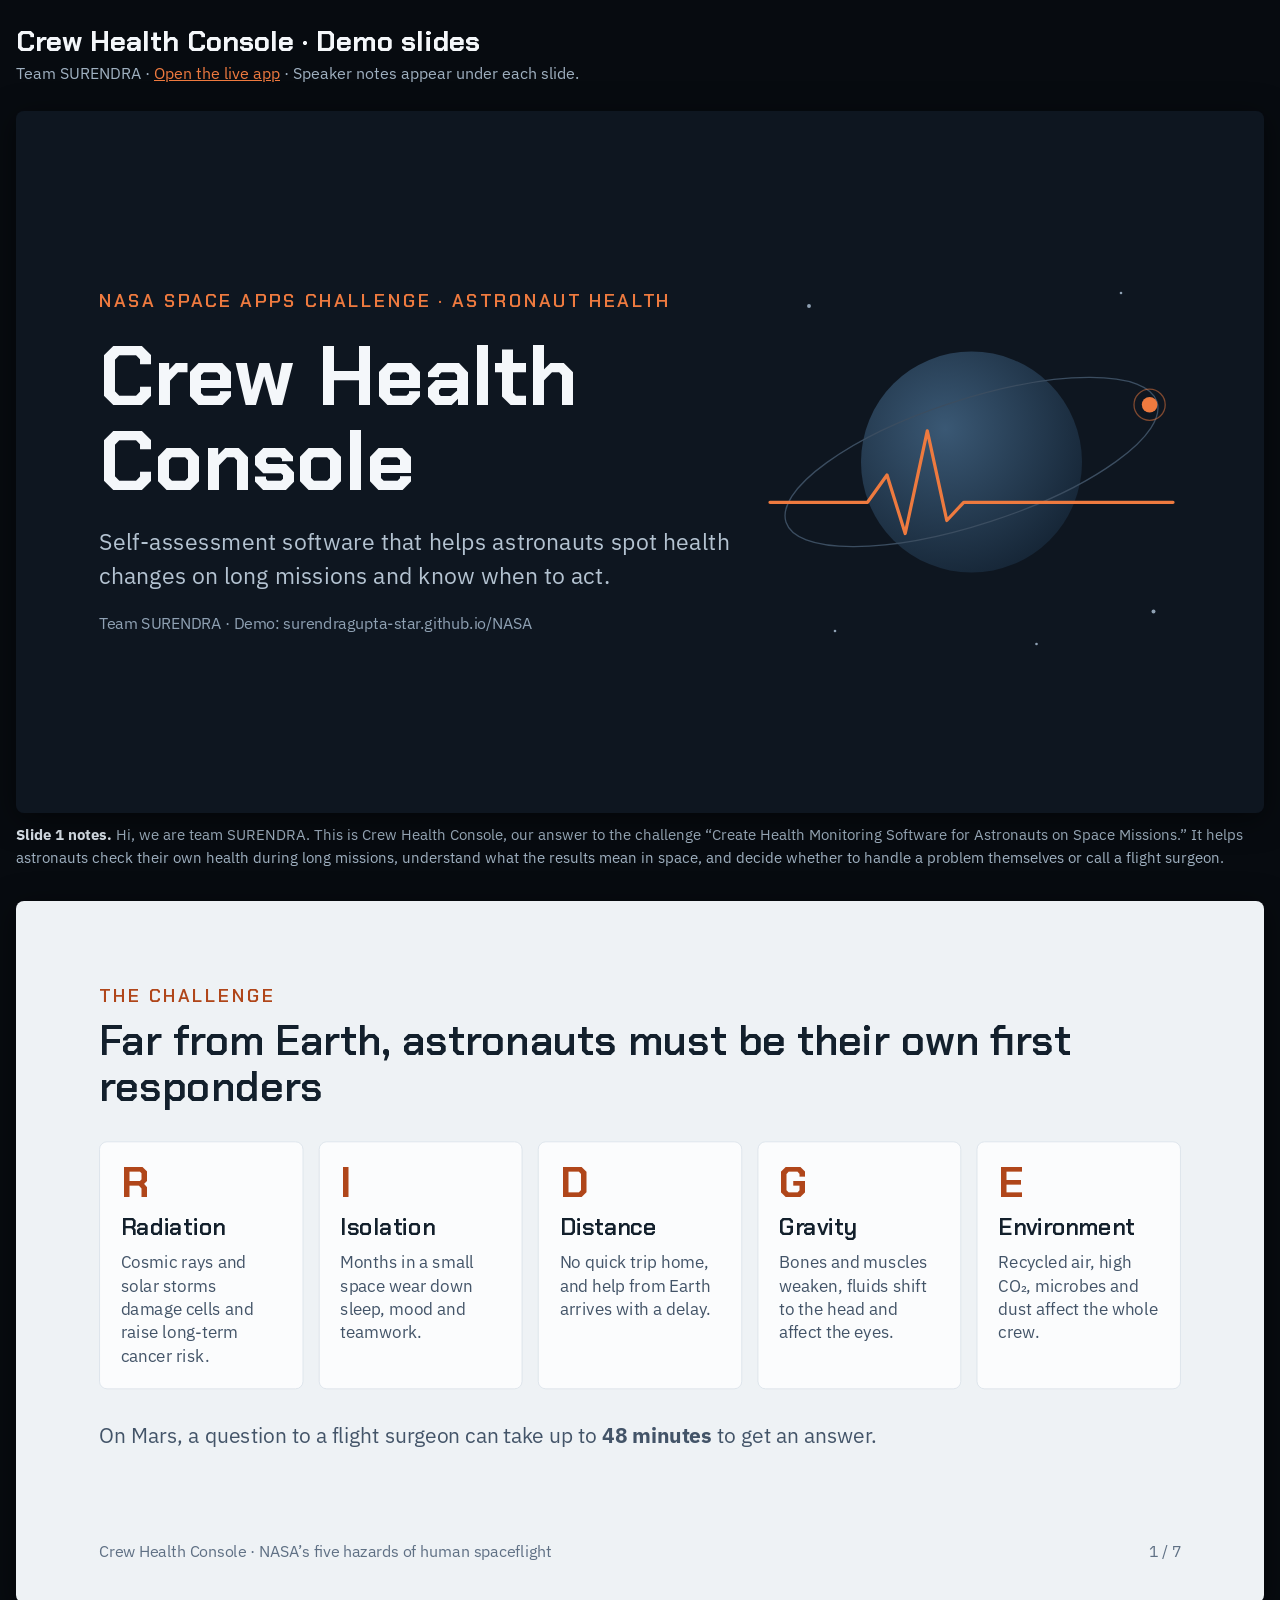
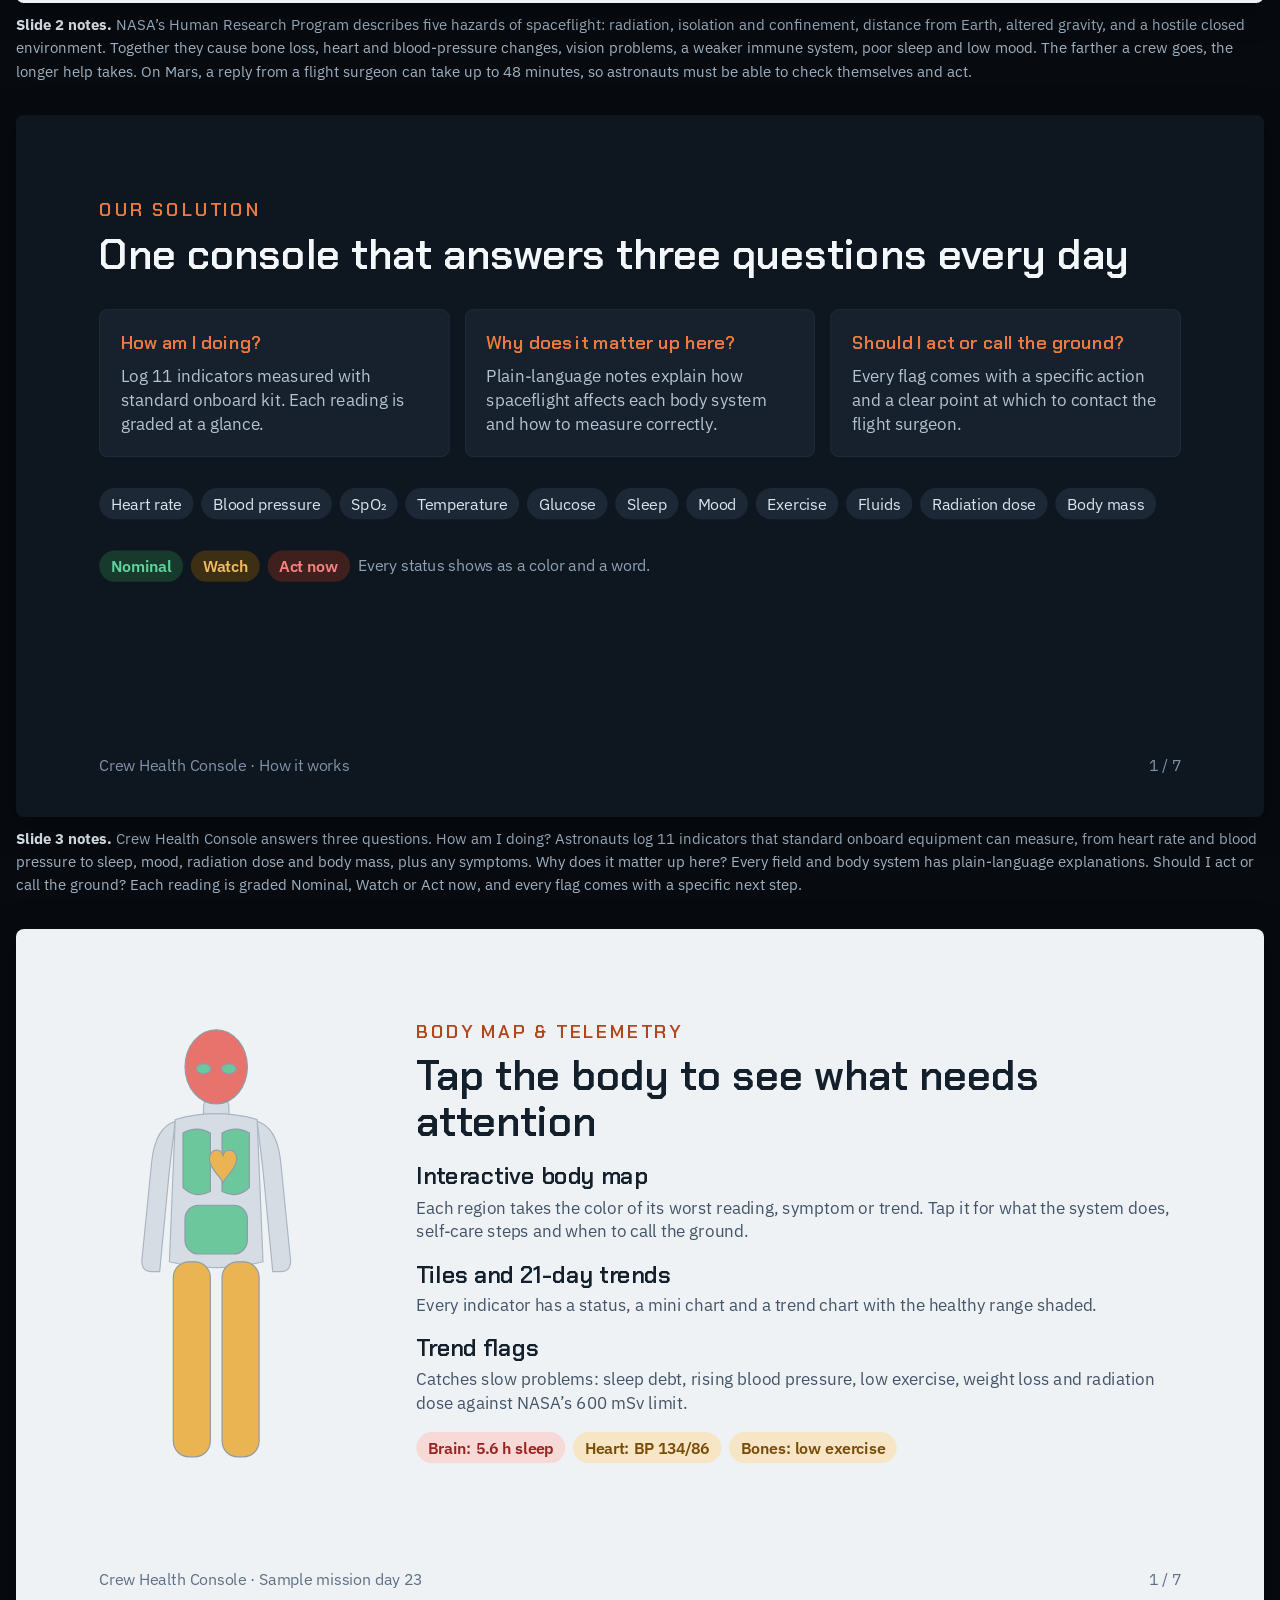
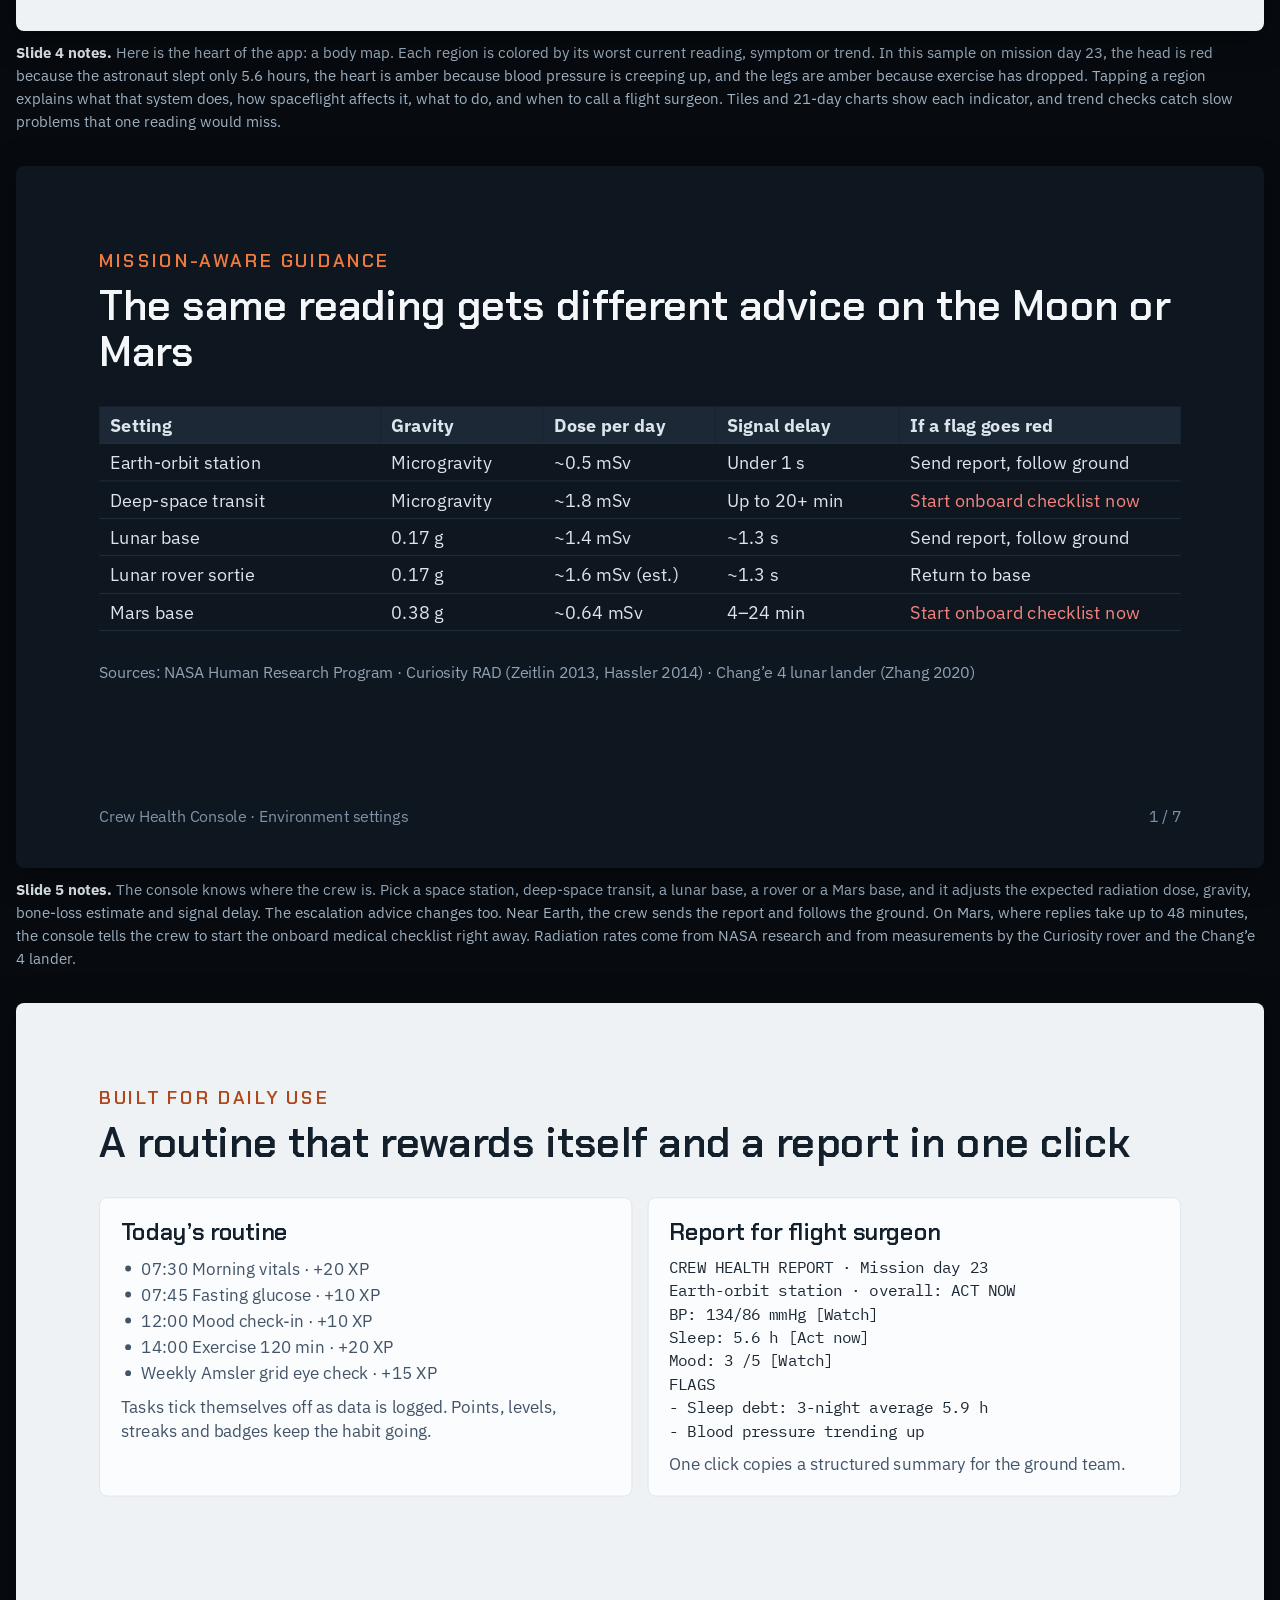
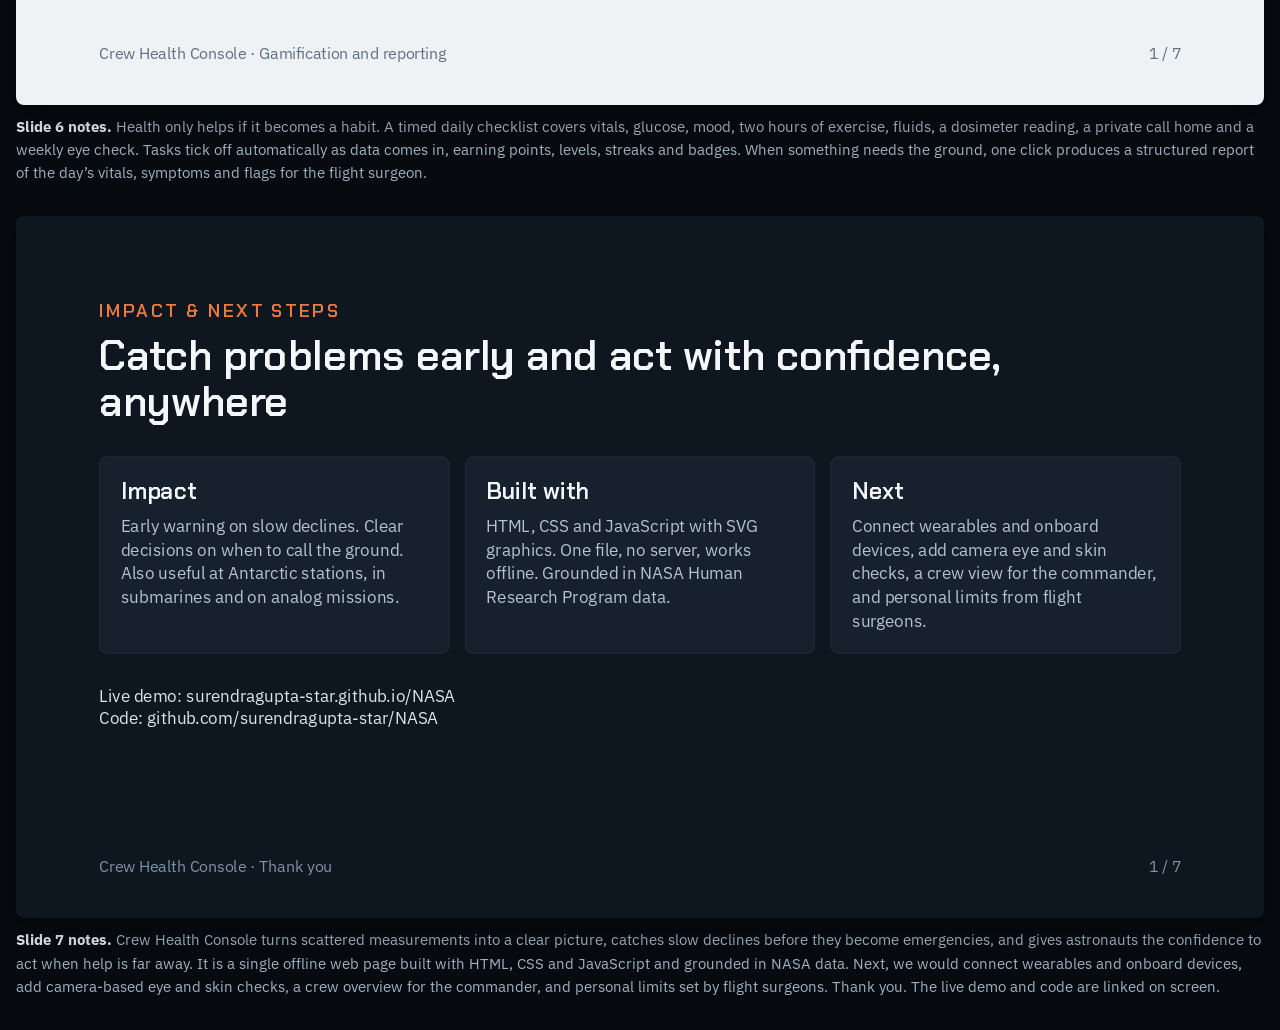
<file: presentation/index.html>
<!doctype html>
<html lang="en">
<head>
<meta charset="utf-8">
<meta name="viewport" content="width=device-width, initial-scale=1">
<title>Crew Health Console – Demo Slides</title>
<link rel="stylesheet" href="https://fonts.googleapis.com/css2?family=Chakra+Petch:wght@500;600;700&family=IBM+Plex+Sans:wght@400;500;600&family=IBM+Plex+Mono:wght@400;500&display=swap">
<style>
html,body{margin:0;background:#070B10;color:#DCE4EC;font-family:'IBM Plex Sans',Arial,sans-serif}
.top{max-width:1280px;margin:0 auto;padding:28px 16px 4px}
.top h1{font-family:'Chakra Petch',Arial,sans-serif;font-size:28px;margin:0 0 6px}
.top p{margin:0;color:#9FB0C0}
.top a{color:#EE7A3F}
.frame{width:calc(100% - 32px);max-width:1280px;margin:24px auto 10px;aspect-ratio:16/9;position:relative;overflow:hidden;border-radius:8px;box-shadow:0 6px 30px rgba(0,0,0,.5)}
.frame section{position:absolute;top:0;left:0;width:1920px;height:1080px;box-sizing:border-box;transform-origin:0 0}
.frame section *{box-sizing:border-box}
.frame h1,.frame h2,.frame h3,.frame p{margin:0}
.frame ul{margin:0}
.frame aside{display:none}
.frame table{border-collapse:collapse;width:100%}
.frame th,.frame td{text-align:left;padding:.35em .6em;border-bottom:1px solid #2A3846}
.notes{max-width:1280px;margin:0 auto 32px;padding:0 16px;color:#9FB0C0;font-size:15px;line-height:1.55}
.notes b{color:#DCE4EC}
body { font-family: 'IBM Plex Sans', Arial, sans-serif; }
section { counter-increment: page; background: #0E1620; color: #DCE4EC; padding: 128px 128px 160px; display: flex; flex-direction: column; gap: 48px; font-family: 'IBM Plex Sans', Arial, sans-serif; }
section.light { background: #EEF2F5; color: #1B2733; }
section.cover { padding: 128px; justify-content: center; }

.eyebrow { font-family: 'Chakra Petch', Arial, sans-serif; font-size: 28px; font-weight: 600; letter-spacing: 4px; text-transform: uppercase; color: #EE7A3F; }
section.light .eyebrow { color: #B0461A; }
h1 { font-family: 'Chakra Petch', Arial, sans-serif; font-size: 128px; font-weight: 700; line-height: 1.02; color: #F4F7FA; }
h2 { font-family: 'Chakra Petch', Arial, sans-serif; font-size: 64px; font-weight: 600; line-height: 1.1; color: #F4F7FA; }
section.light h2 { color: #13202C; }
h3 { font-family: 'Chakra Petch', Arial, sans-serif; font-size: 36px; font-weight: 600; line-height: 1.15; color: #F4F7FA; }
section.light h3 { color: #13202C; }
.body { font-size: 32px; line-height: 1.45; color: #B4C3D1; }
section.light .body { color: #435468; }
.small { font-size: 24px; line-height: 1.4; color: #8FA1B3; }
section.light .small { color: #56677A; }
.head { display: flex; flex-direction: column; gap: 16px; }

.foot { position: absolute; left: 128px; bottom: 64px; width: 1664px; display: flex; justify-content: space-between; }
.foot .fl { font-size: 24px; color: #7F92A6; }
section.light .foot .fl { color: #5F7084; }
.pg::after { content: counter(page) " / 7"; }

.cards { display: grid; gap: 24px; }
.c5 { grid-template-columns: repeat(5, 1fr); }
.c3 { grid-template-columns: repeat(3, 1fr); }
.c2 { grid-template-columns: repeat(2, 1fr); }
.card { background: #FBFCFD; border: 1px solid #D3DCE5; border-radius: 12px; padding: 32px; display: flex; flex-direction: column; gap: 14px; }
.card.dk { background: #16212D; border: 1px solid #283545; }
.letter { font-family: 'Chakra Petch', Arial, sans-serif; font-size: 64px; font-weight: 700; line-height: 1; color: #B0461A; }
.ct { font-size: 26px; line-height: 1.4; color: #435468; }
.card.dk .ct { color: #B4C3D1; }
.q { font-family: 'Chakra Petch', Arial, sans-serif; font-size: 28px; font-weight: 600; color: #EE7A3F; }

.row { display: flex; flex-wrap: wrap; gap: 12px; align-items: center; }
.chip { font-size: 24px; padding: 8px 18px; border-radius: 999px; background: #1C2836; color: #DCE4EC; }
.st { font-size: 24px; font-weight: 600; padding: 8px 18px; border-radius: 999px; }
.st.ok { background: #173A2C; color: #5FD39E; }
.st.cau { background: #3D2F14; color: #F0BC5E; }
.st.alt { background: #40201F; color: #F5847E; }
section.light .st.ok { background: #D3EEE0; color: #145E3E; }
section.light .st.cau { background: #F6E6C6; color: #7A4C08; }
section.light .st.alt { background: #F7D9D7; color: #9B2420; }

.split { display: grid; grid-template-columns: 400px 1fr; gap: 88px; align-items: center; }
.stack { display: flex; flex-direction: column; gap: 28px; }
.feat { display: flex; flex-direction: column; gap: 8px; }

.tbl { font-size: 28px; color: #DCE4EC; }
.tbl .hd { background: #1C2836; }
.tbl .red { color: #F5847E; }

.tasks { font-size: 26px; line-height: 1.55; color: #435468; padding-left: 32px; }
.mono { font-family: 'IBM Plex Mono', 'Courier New', monospace; font-size: 24px; line-height: 1.5; color: #1B2733; }
.links { font-size: 26px; color: #DCE4EC; }

@keyframes rise { from { opacity: 0; transform: translateY(24px); } }
.cards .card { animation: rise 500ms ease-out both; animation-delay: calc(var(--i, 0) * 110ms); }
</style>
</head>
<body>
<div class="top"><h1>Crew Health Console · Demo slides</h1><p>Team SURENDRA · <a href="../index.html">Open the live app</a> · Speaker notes appear under each slide.</p></div>
<div class="frame">
<section id="cover" class="cover" data-transition="fade">
<svg aria-label="A planet with an orbiting spacecraft and a heartbeat line crossing its orbit" style="position:absolute;left:1140px;top:210px" width="660" height="660" viewBox="0 0 660 660"><defs><radialGradient id="pl" cx="0.38" cy="0.35" r="0.75"><stop offset="0" stop-color="#3A5874"/><stop offset="1" stop-color="#132232"/></radialGradient></defs><circle cx="330" cy="330" r="170" fill="url(#pl)"/><ellipse cx="330" cy="330" rx="300" ry="96" fill="none" stroke="#3B4D60" stroke-width="2" transform="rotate(-18 330 330)"/><polyline points="20,392 170,392 200,350 228,440 262,282 292,420 318,392 640,392" fill="none" stroke="#EE7A3F" stroke-width="5" stroke-linejoin="round" stroke-linecap="round"/><circle cx="604" cy="242" r="12" fill="#EE7A3F"/><circle cx="604" cy="242" r="24" fill="none" stroke="#EE7A3F" stroke-width="2" opacity="0.5"/><circle cx="80" cy="90" r="3" fill="#8FA1B3"/><circle cx="560" cy="70" r="2" fill="#8FA1B3"/><circle cx="610" cy="560" r="3" fill="#8FA1B3"/><circle cx="120" cy="590" r="2" fill="#8FA1B3"/><circle cx="430" cy="610" r="2" fill="#8FA1B3"/></svg>
<div class="head" style="width:980px;gap:32px">
<p class="eyebrow">NASA Space Apps Challenge · Astronaut health</p>
<h1>Crew Health Console</h1>
<p class="body" style="font-size:36px">Self-assessment software that helps astronauts spot health changes on long missions and know when to act.</p>
<p class="small">Team SURENDRA · Demo: surendragupta-star.github.io/NASA</p>
</div>
<aside>Hi, we are team SURENDRA. This is Crew Health Console, our answer to the challenge “Create Health Monitoring Software for Astronauts on Space Missions.” It helps astronauts check their own health during long missions, understand what the results mean in space, and decide whether to handle a problem themselves or call a flight surgeon.</aside>
</section>
</div>
<p class="notes"></p>
<div class="frame">
<section id="challenge" class="light" data-transition="fade">
<div class="head">
<p class="eyebrow">The challenge</p>
<h2>Far from Earth, astronauts must be their own first responders</h2>
</div>
<div class="cards c5">
<div class="card" style="--i:0"><p class="letter">R</p><h3>Radiation</h3><p class="ct">Cosmic rays and solar storms damage cells and raise long-term cancer risk.</p></div>
<div class="card" style="--i:1"><p class="letter">I</p><h3>Isolation</h3><p class="ct">Months in a small space wear down sleep, mood and teamwork.</p></div>
<div class="card" style="--i:2"><p class="letter">D</p><h3>Distance</h3><p class="ct">No quick trip home, and help from Earth arrives with a delay.</p></div>
<div class="card" style="--i:3"><p class="letter">G</p><h3>Gravity</h3><p class="ct">Bones and muscles weaken, fluids shift to the head and affect the eyes.</p></div>
<div class="card" style="--i:4"><p class="letter">E</p><h3>Environment</h3><p class="ct">Recycled air, high CO₂, microbes and dust affect the whole crew.</p></div>
</div>
<p class="body">On Mars, a question to a flight surgeon can take up to <b>48 minutes</b> to get an answer.</p>
<div class="foot"><p class="fl">Crew Health Console · NASA’s five hazards of human spaceflight</p><p class="fl pg"></p></div>
<aside>NASA’s Human Research Program describes five hazards of spaceflight: radiation, isolation and confinement, distance from Earth, altered gravity, and a hostile closed environment. Together they cause bone loss, heart and blood-pressure changes, vision problems, a weaker immune system, poor sleep and low mood. The farther a crew goes, the longer help takes. On Mars, a reply from a flight surgeon can take up to 48 minutes, so astronauts must be able to check themselves and act.</aside>
</section>
</div>
<p class="notes"></p>
<div class="frame">
<section id="solution" data-transition="fade">
<div class="head">
<p class="eyebrow">Our solution</p>
<h2>One console that answers three questions every day</h2>
</div>
<div class="cards c3">
<div class="card dk" style="--i:0"><p class="q">How am I doing?</p><p class="ct">Log 11 indicators measured with standard onboard kit. Each reading is graded at a glance.</p></div>
<div class="card dk" style="--i:1"><p class="q">Why does it matter up here?</p><p class="ct">Plain-language notes explain how spaceflight affects each body system and how to measure correctly.</p></div>
<div class="card dk" style="--i:2"><p class="q">Should I act or call the ground?</p><p class="ct">Every flag comes with a specific action and a clear point at which to contact the flight surgeon.</p></div>
</div>
<div class="row">
<p class="chip">Heart rate</p><p class="chip">Blood pressure</p><p class="chip">SpO₂</p><p class="chip">Temperature</p><p class="chip">Glucose</p><p class="chip">Sleep</p><p class="chip">Mood</p><p class="chip">Exercise</p><p class="chip">Fluids</p><p class="chip">Radiation dose</p><p class="chip">Body mass</p>
</div>
<div class="row"><p class="st ok">Nominal</p><p class="st cau">Watch</p><p class="st alt">Act now</p><p class="small">Every status shows as a color and a word.</p></div>
<div class="foot"><p class="fl">Crew Health Console · How it works</p><p class="fl pg"></p></div>
<aside>Crew Health Console answers three questions. How am I doing? Astronauts log 11 indicators that standard onboard equipment can measure, from heart rate and blood pressure to sleep, mood, radiation dose and body mass, plus any symptoms. Why does it matter up here? Every field and body system has plain-language explanations. Should I act or call the ground? Each reading is graded Nominal, Watch or Act now, and every flag comes with a specific next step.</aside>
</section>
</div>
<p class="notes"></p>
<div class="frame">
<section id="bodymap" class="light" data-transition="fade">
<div class="split">
<svg aria-label="Body map: head colored red for brain and behavior, heart and legs amber, eyes, lungs and abdomen green" width="360" height="705" viewBox="0 0 240 470"><g fill="#D5DCE4" stroke="#A9B5C2" stroke-width="1.2"><path d="M78 112 Q58 118 54 152 L44 252 Q42 266 54 266 L62 266 L72 162 Z"/><path d="M162 112 Q182 118 186 152 L196 252 Q198 266 186 266 L178 266 L168 162 Z"/><rect x="107" y="90" width="26" height="24" rx="6"/><path d="M78 110 Q120 98 162 110 L168 256 Q120 268 72 256 Z"/></g><g stroke="#8E9BA9" stroke-width="1.2"><ellipse cx="120" cy="56" rx="32" ry="38" fill="#E8736C"/><ellipse cx="107" cy="58" rx="7.5" ry="5" fill="#6CC79C"/><ellipse cx="133" cy="58" rx="7.5" ry="5" fill="#6CC79C"/><path d="M86 124 Q100 116 114 124 L114 184 Q98 192 86 180 Z" fill="#6CC79C"/><path d="M154 124 Q140 116 126 124 L126 184 Q142 192 154 180 Z" fill="#6CC79C"/><path d="M127 148 C127 139 141 139 141 150 C141 162 127 170 127 176 C127 170 113 162 113 150 C113 139 127 139 127 148 Z" fill="#E9B451"/><rect x="88" y="198" width="64" height="50" rx="14" fill="#6CC79C"/><rect x="76" y="256" width="38" height="200" rx="16" fill="#E9B451"/><rect x="126" y="256" width="38" height="200" rx="16" fill="#E9B451"/></g></svg>
<div class="stack">
<div class="head">
<p class="eyebrow">Body map &amp; telemetry</p>
<h2>Tap the body to see what needs attention</h2>
</div>
<div class="feat"><h3>Interactive body map</h3><p class="ct">Each region takes the color of its worst reading, symptom or trend. Tap it for what the system does, self-care steps and when to call the ground.</p></div>
<div class="feat"><h3>Tiles and 21-day trends</h3><p class="ct">Every indicator has a status, a mini chart and a trend chart with the healthy range shaded.</p></div>
<div class="feat"><h3>Trend flags</h3><p class="ct">Catches slow problems: sleep debt, rising blood pressure, low exercise, weight loss and radiation dose against NASA’s 600 mSv limit.</p></div>
<div class="row"><p class="st alt">Brain: 5.6 h sleep</p><p class="st cau">Heart: BP 134/86</p><p class="st cau">Bones: low exercise</p></div>
</div>
</div>
<div class="foot"><p class="fl">Crew Health Console · Sample mission day 23</p><p class="fl pg"></p></div>
<aside>Here is the heart of the app: a body map. Each region is colored by its worst current reading, symptom or trend. In this sample on mission day 23, the head is red because the astronaut slept only 5.6 hours, the heart is amber because blood pressure is creeping up, and the legs are amber because exercise has dropped. Tapping a region explains what that system does, how spaceflight affects it, what to do, and when to call a flight surgeon. Tiles and 21-day charts show each indicator, and trend checks catch slow problems that one reading would miss.</aside>
</section>
</div>
<p class="notes"></p>
<div class="frame">
<section id="mission" data-transition="fade">
<div class="head">
<p class="eyebrow">Mission-aware guidance</p>
<h2>The same reading gets different advice on the Moon or Mars</h2>
</div>
<table class="tbl">
<tr class="hd"><th style="width:26%">Setting</th><th style="width:15%">Gravity</th><th style="width:16%">Dose per day</th><th style="width:17%">Signal delay</th><th style="width:26%">If a flag goes red</th></tr>
<tr><td>Earth-orbit station</td><td>Microgravity</td><td>~0.5 mSv</td><td>Under 1 s</td><td>Send report, follow ground</td></tr>
<tr><td>Deep-space transit</td><td>Microgravity</td><td>~1.8 mSv</td><td>Up to 20+ min</td><td class="red">Start onboard checklist now</td></tr>
<tr><td>Lunar base</td><td>0.17 g</td><td>~1.4 mSv</td><td>~1.3 s</td><td>Send report, follow ground</td></tr>
<tr><td>Lunar rover sortie</td><td>0.17 g</td><td>~1.6 mSv (est.)</td><td>~1.3 s</td><td>Return to base</td></tr>
<tr><td>Mars base</td><td>0.38 g</td><td>~0.64 mSv</td><td>4–24 min</td><td class="red">Start onboard checklist now</td></tr>
</table>
<p class="small">Sources: NASA Human Research Program · Curiosity RAD (Zeitlin 2013, Hassler 2014) · Chang’e 4 lunar lander (Zhang 2020)</p>
<div class="foot"><p class="fl">Crew Health Console · Environment settings</p><p class="fl pg"></p></div>
<aside>The console knows where the crew is. Pick a space station, deep-space transit, a lunar base, a rover or a Mars base, and it adjusts the expected radiation dose, gravity, bone-loss estimate and signal delay. The escalation advice changes too. Near Earth, the crew sends the report and follows the ground. On Mars, where replies take up to 48 minutes, the console tells the crew to start the onboard medical checklist right away. Radiation rates come from NASA research and from measurements by the Curiosity rover and the Chang’e 4 lander.</aside>
</section>
</div>
<p class="notes"></p>
<div class="frame">
<section id="routine" class="light" data-transition="fade">
<div class="head">
<p class="eyebrow">Built for daily use</p>
<h2>A routine that rewards itself and a report in one click</h2>
</div>
<div class="cards c2">
<div class="card" style="--i:0">
<h3>Today’s routine</h3>
<ul class="tasks">
<li>07:30 Morning vitals · +20 XP</li>
<li>07:45 Fasting glucose · +10 XP</li>
<li>12:00 Mood check-in · +10 XP</li>
<li>14:00 Exercise 120 min · +20 XP</li>
<li>Weekly Amsler grid eye check · +15 XP</li>
</ul>
<p class="ct">Tasks tick themselves off as data is logged. Points, levels, streaks and badges keep the habit going.</p>
</div>
<div class="card" style="--i:1">
<h3>Report for flight surgeon</h3>
<p class="mono">CREW HEALTH REPORT · Mission day 23<br>Earth-orbit station · overall: ACT NOW<br>BP: 134/86 mmHg [Watch]<br>Sleep: 5.6 h [Act now]<br>Mood: 3 /5 [Watch]<br>FLAGS<br>- Sleep debt: 3-night average 5.9 h<br>- Blood pressure trending up</p>
<p class="ct">One click copies a structured summary for the ground team.</p>
</div>
</div>
<div class="foot"><p class="fl">Crew Health Console · Gamification and reporting</p><p class="fl pg"></p></div>
<aside>Health only helps if it becomes a habit. A timed daily checklist covers vitals, glucose, mood, two hours of exercise, fluids, a dosimeter reading, a private call home and a weekly eye check. Tasks tick off automatically as data comes in, earning points, levels, streaks and badges. When something needs the ground, one click produces a structured report of the day’s vitals, symptoms and flags for the flight surgeon.</aside>
</section>
</div>
<p class="notes"></p>
<div class="frame">
<section id="impact" data-transition="fade">
<div class="head">
<p class="eyebrow">Impact &amp; next steps</p>
<h2>Catch problems early and act with confidence, anywhere</h2>
</div>
<div class="cards c3">
<div class="card dk" style="--i:0"><h3>Impact</h3><p class="ct">Early warning on slow declines. Clear decisions on when to call the ground. Also useful at Antarctic stations, in submarines and on analog missions.</p></div>
<div class="card dk" style="--i:1"><h3>Built with</h3><p class="ct">HTML, CSS and JavaScript with SVG graphics. One file, no server, works offline. Grounded in NASA Human Research Program data.</p></div>
<div class="card dk" style="--i:2"><h3>Next</h3><p class="ct">Connect wearables and onboard devices, add camera eye and skin checks, a crew view for the commander, and personal limits from flight surgeons.</p></div>
</div>
<p class="links">Live demo: surendragupta-star.github.io/NASA<br>Code: github.com/surendragupta-star/NASA</p>
<div class="foot"><p class="fl">Crew Health Console · Thank you</p><p class="fl pg"></p></div>
<aside>Crew Health Console turns scattered measurements into a clear picture, catches slow declines before they become emergencies, and gives astronauts the confidence to act when help is far away. It is a single offline web page built with HTML, CSS and JavaScript and grounded in NASA data. Next, we would connect wearables and onboard devices, add camera-based eye and skin checks, a crew overview for the commander, and personal limits set by flight surgeons. Thank you. The live demo and code are linked on screen.</aside>
</section>
</div>
<p class="notes"></p>
<script>
(function(){
  var frames=document.querySelectorAll('.frame');
  frames.forEach(function(f,i){var a=f.querySelector('aside');var n=f.nextElementSibling;if(a&&n){n.innerHTML='<b>Slide '+(i+1)+' notes.</b> ';n.appendChild(document.createTextNode(a.textContent));}});
  function fit(){frames.forEach(function(f){var s=f.querySelector('section');s.style.transform='scale('+(f.clientWidth/1920)+')';});}
  window.addEventListener('resize',fit);fit();
})();
</script>
</body>
</html>
</file>
